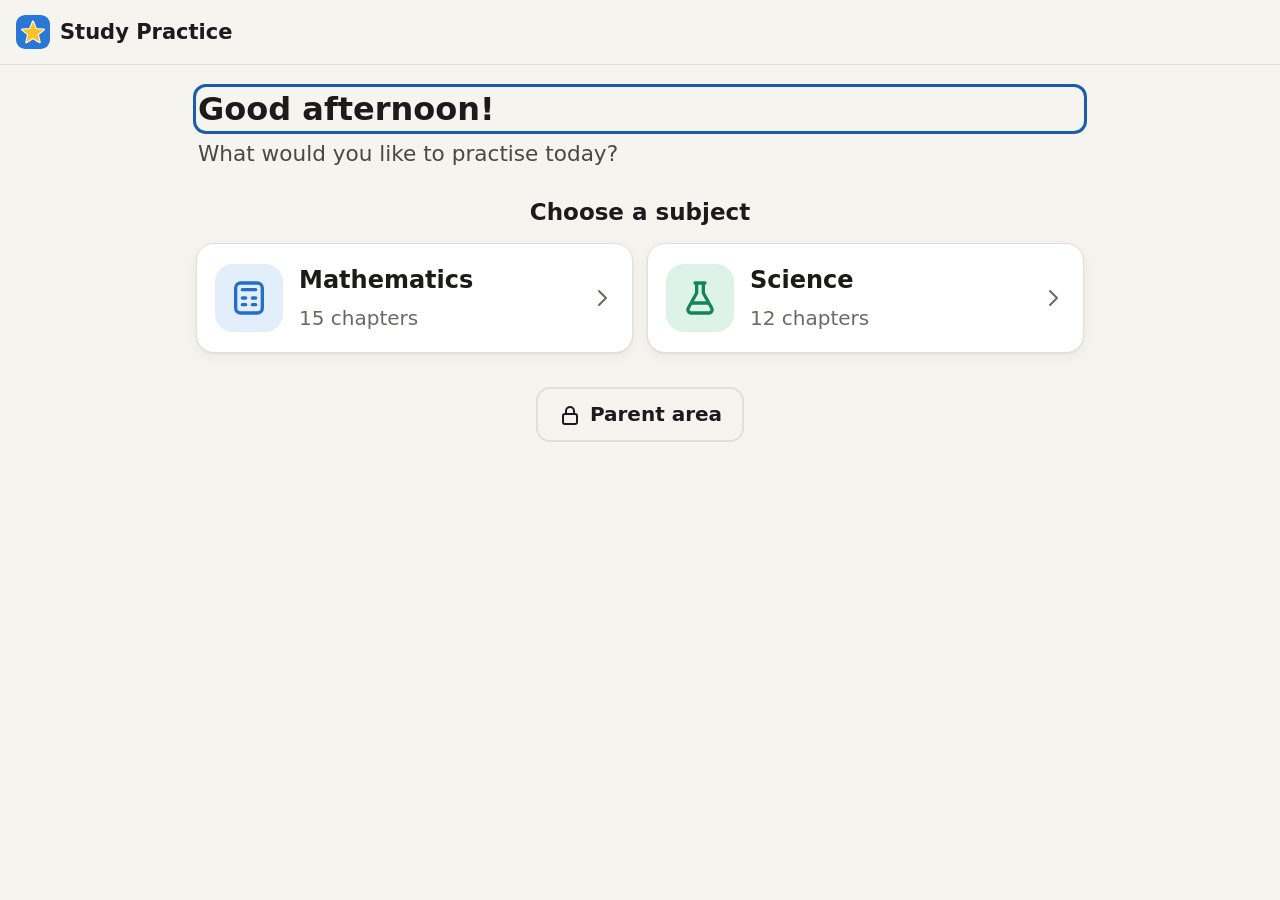
<file: index.html>
<!doctype html>
<html lang="en-GB">
<head>
<meta charset="utf-8">
<meta name="viewport" content="width=device-width, initial-scale=1, viewport-fit=cover">
<title>Study Practice</title>
<meta name="description" content="Practice questions for Cambridge Primary Stage 6 Mathematics and Science.">
<meta name="theme-color" content="#2a78d6">
<meta name="apple-mobile-web-app-capable" content="yes">
<meta name="mobile-web-app-capable" content="yes">
<meta name="apple-mobile-web-app-title" content="Practice">
<meta name="apple-mobile-web-app-status-bar-style" content="default">
<meta name="referrer" content="no-referrer">
<meta http-equiv="Content-Security-Policy" content="default-src 'self'; script-src 'self'; style-src 'self' 'unsafe-inline'; img-src 'self' data: blob:; connect-src 'self' https://*.supabase.co; font-src 'self'; object-src 'none'; base-uri 'self'; form-action 'none'">
<link rel="manifest" href="manifest.webmanifest">
<link rel="icon" href="icons/icon.svg" type="image/svg+xml">
<link rel="apple-touch-icon" href="icons/apple-touch-icon.png">
<link rel="stylesheet" href="css/app.css">
<link rel="stylesheet" href="css/v2.css">
</head>
<body>
<a class="skip" href="#main">Skip to the main content</a>
<header class="topbar">
  <a class="brand" href="#/"><img src="icons/icon.svg" alt="" width="34" height="34"><span>Study Practice</span></a>
</header>
<main id="main" tabindex="-1"><p class="loading">Loading…</p></main>
<div id="sr-live" class="visually-hidden" aria-live="polite" aria-atomic="true"></div>
<noscript><p style="padding:16px">Study Practice needs JavaScript switched on.</p></noscript>
<script type="module" src="js/app.js"></script>
</body>
</html>
</file>
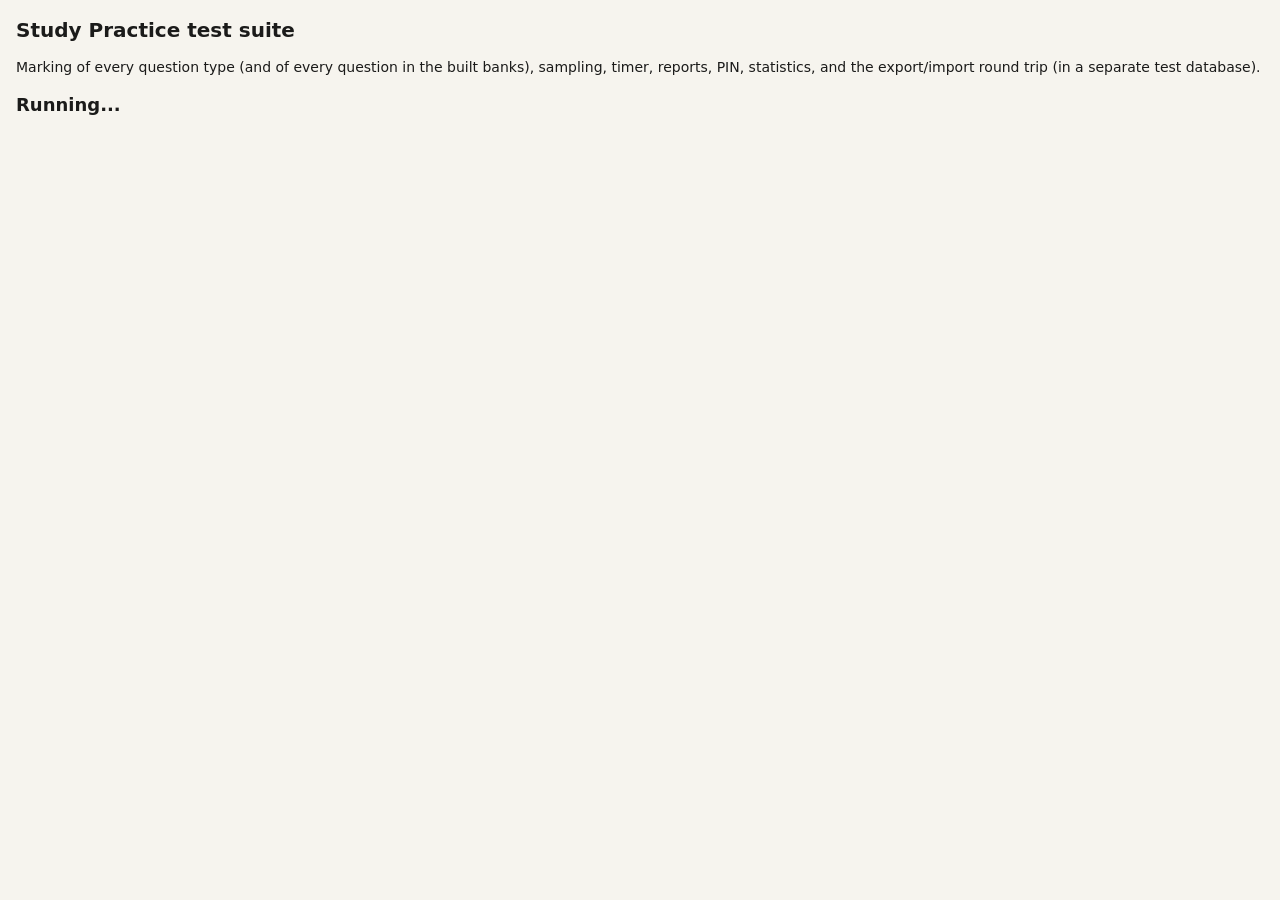
<file: test/index.html>
<!doctype html>
<html lang="en">
<head>
<meta charset="utf-8">
<meta name="viewport" content="width=device-width, initial-scale=1">
<title>Study Practice tests</title>
<link rel="stylesheet" href="../css/v2.css">
<style>
  body { margin: 0; padding: 16px; background: #f6f4ee; color: #1b1b1a; font: 14px/1.4 system-ui, -apple-system, "Segoe UI", sans-serif; }
  h1 { font-size: 20px; margin: 0 0 4px; }
  h2 { font-size: 15px; margin: 18px 0 6px; color: #4a4843; }
  #summary { font-size: 18px; font-weight: 700; margin: 8px 0 12px; }
  #summary.ok { color: #0b7a0b; } #summary.bad { color: #b42318; }
  .row { display: grid; grid-template-columns: 52px 1fr; gap: 2px 10px; padding: 5px 8px; background: #fff; border-radius: 6px; margin: 3px 0; }
  .mark { font-weight: 700; font-size: 12px; }
  .row.ok .mark { color: #0b7a0b; } .row.bad .mark { color: #b42318; } .row.bad { outline: 2px solid #b42318; }
  .detail { grid-column: 2; color: #6b6963; font-size: 12px; }
</style>
</head>
<body>
<h1>Study Practice test suite</h1>
<p>Marking of every question type (and of every question in the built banks), sampling, timer, reports, PIN, statistics, and the export/import round trip (in a separate test database).</p>
<div id="summary">Running...</div>
<div id="out"></div>
<script type="module" src="tests.js"></script>
</body>
</html>
</file>
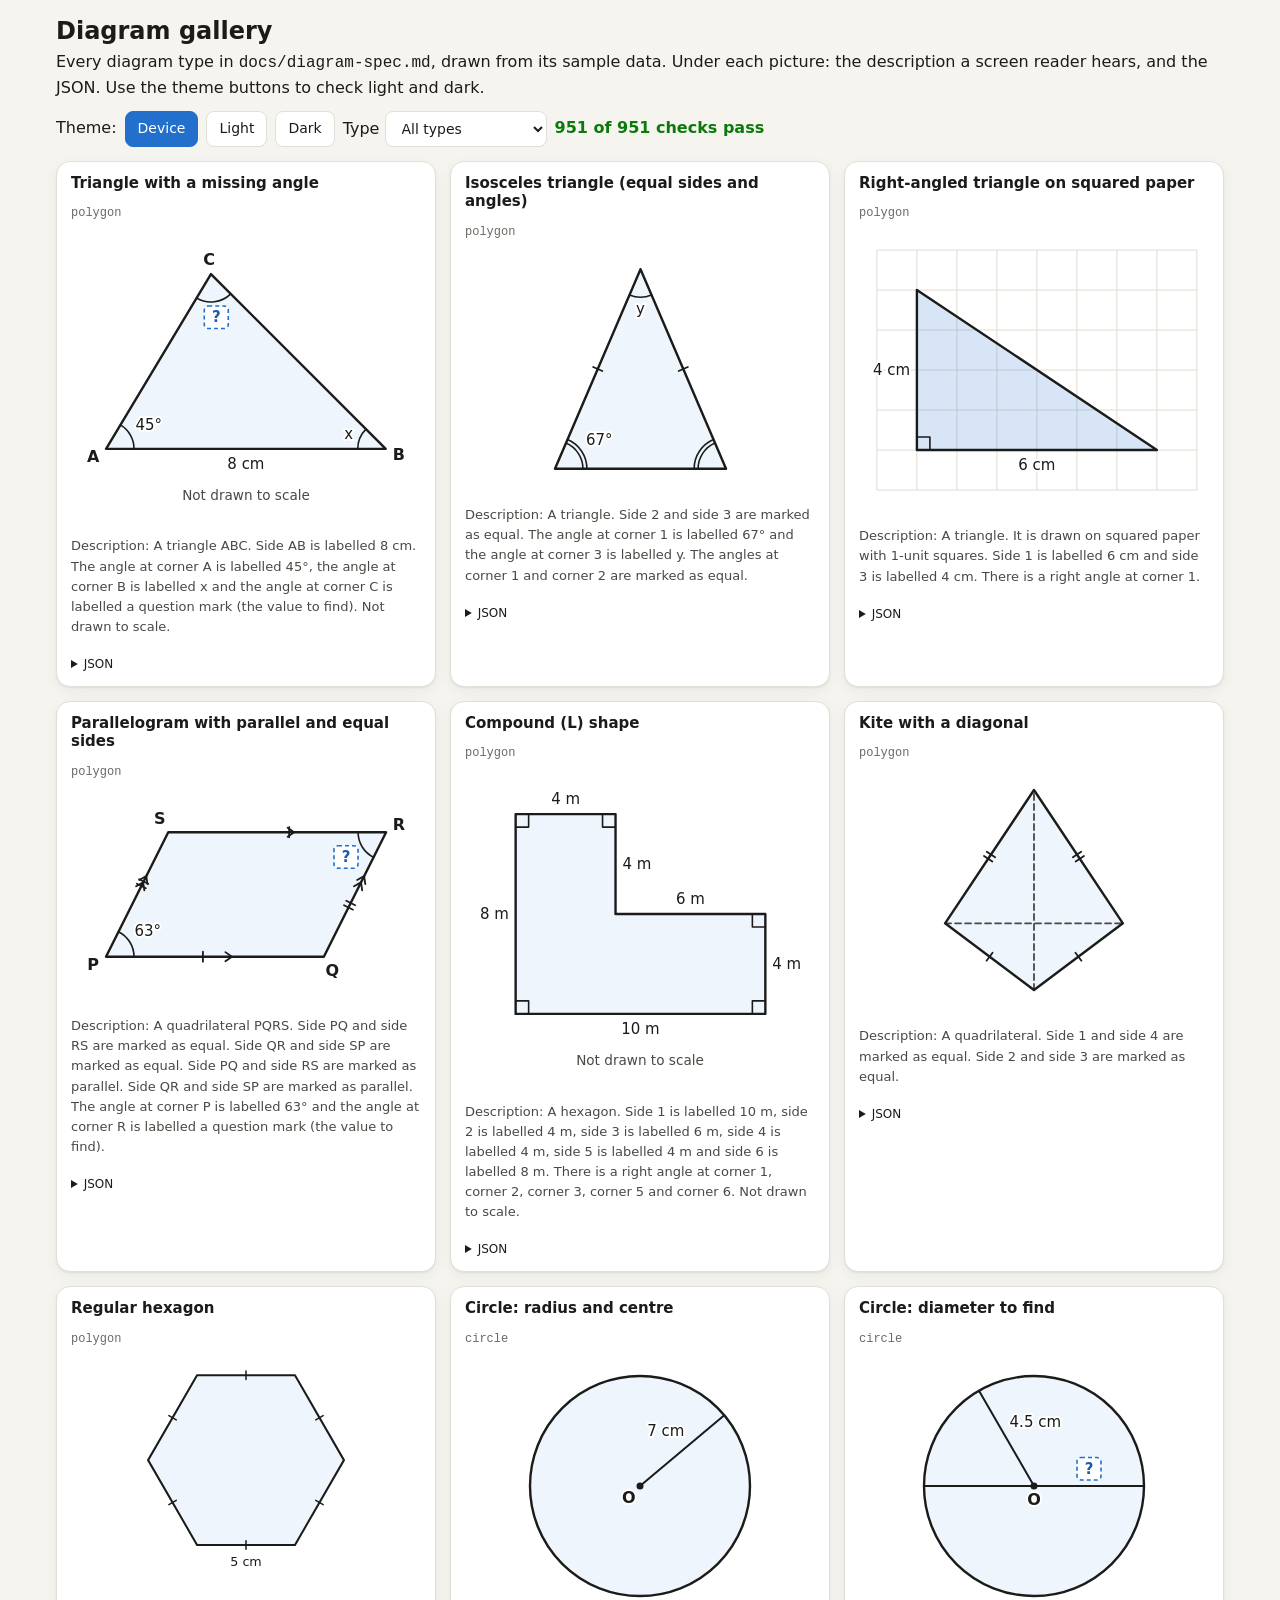
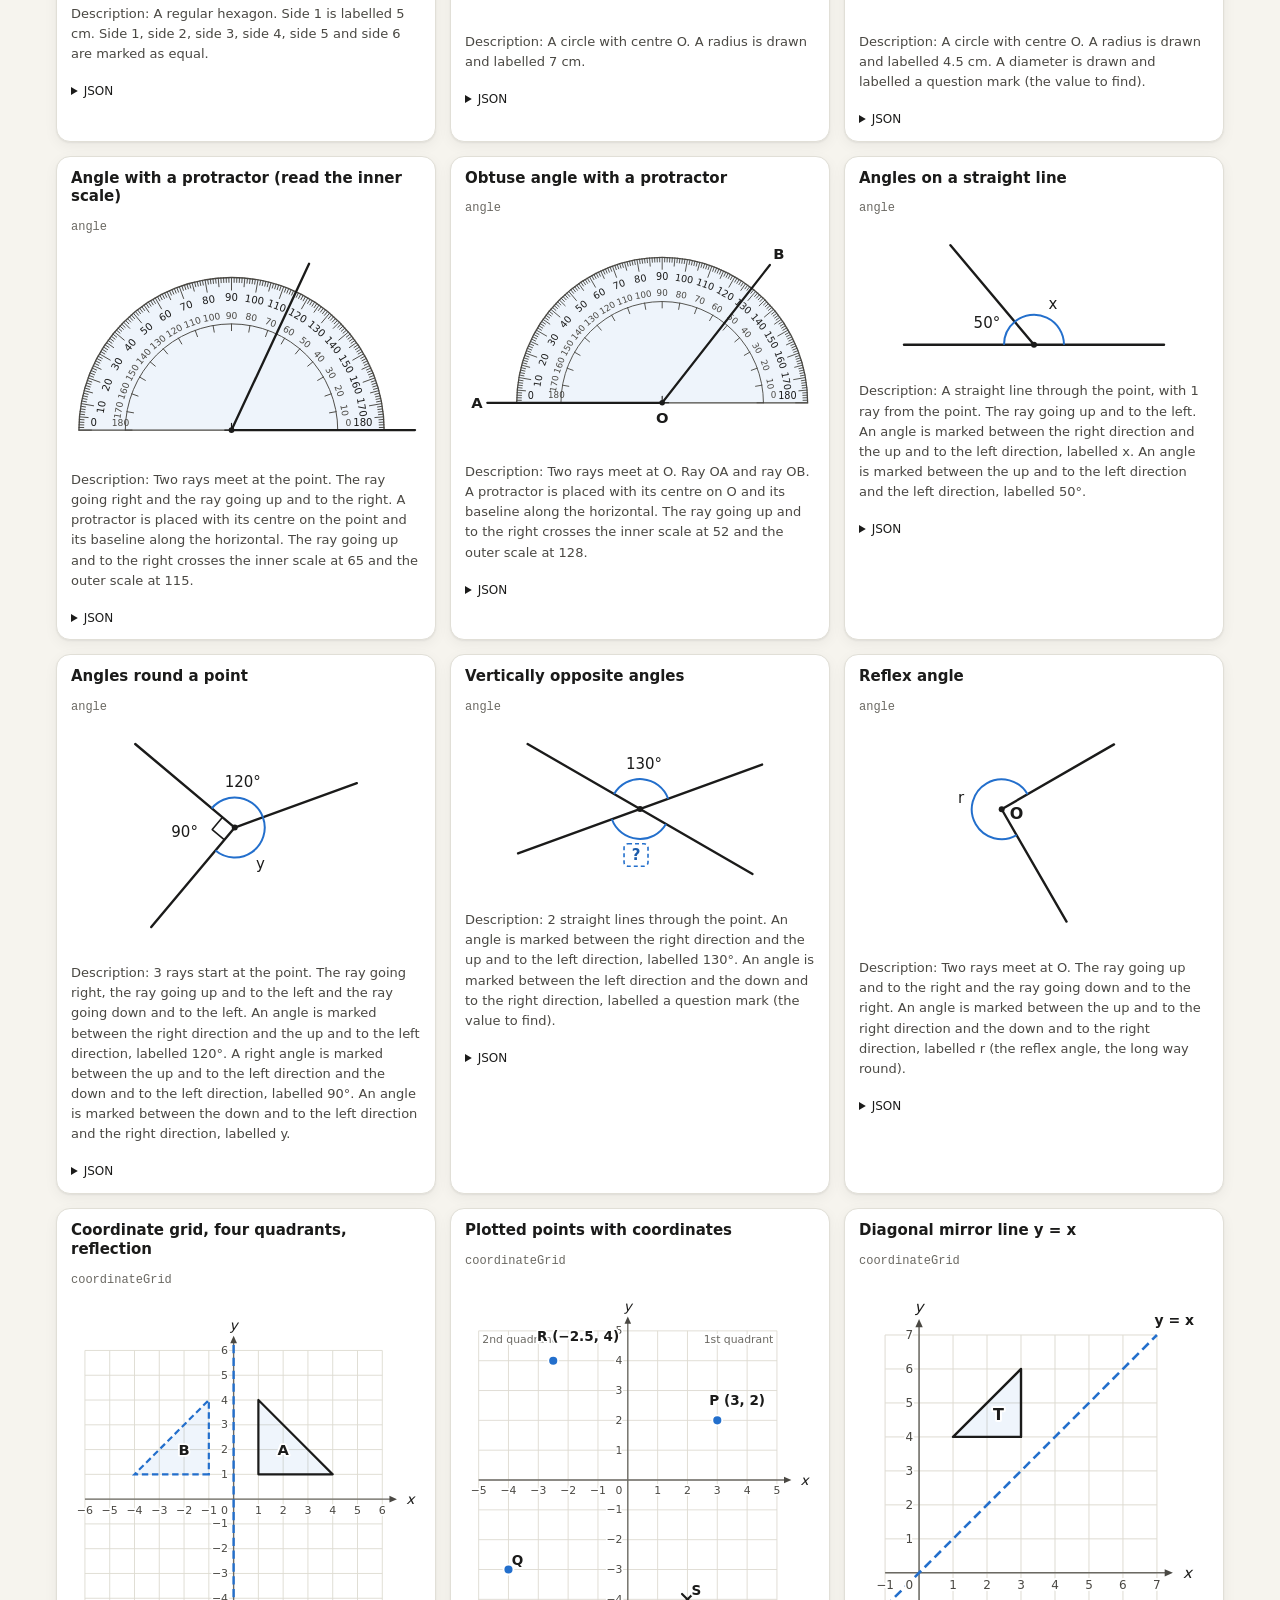
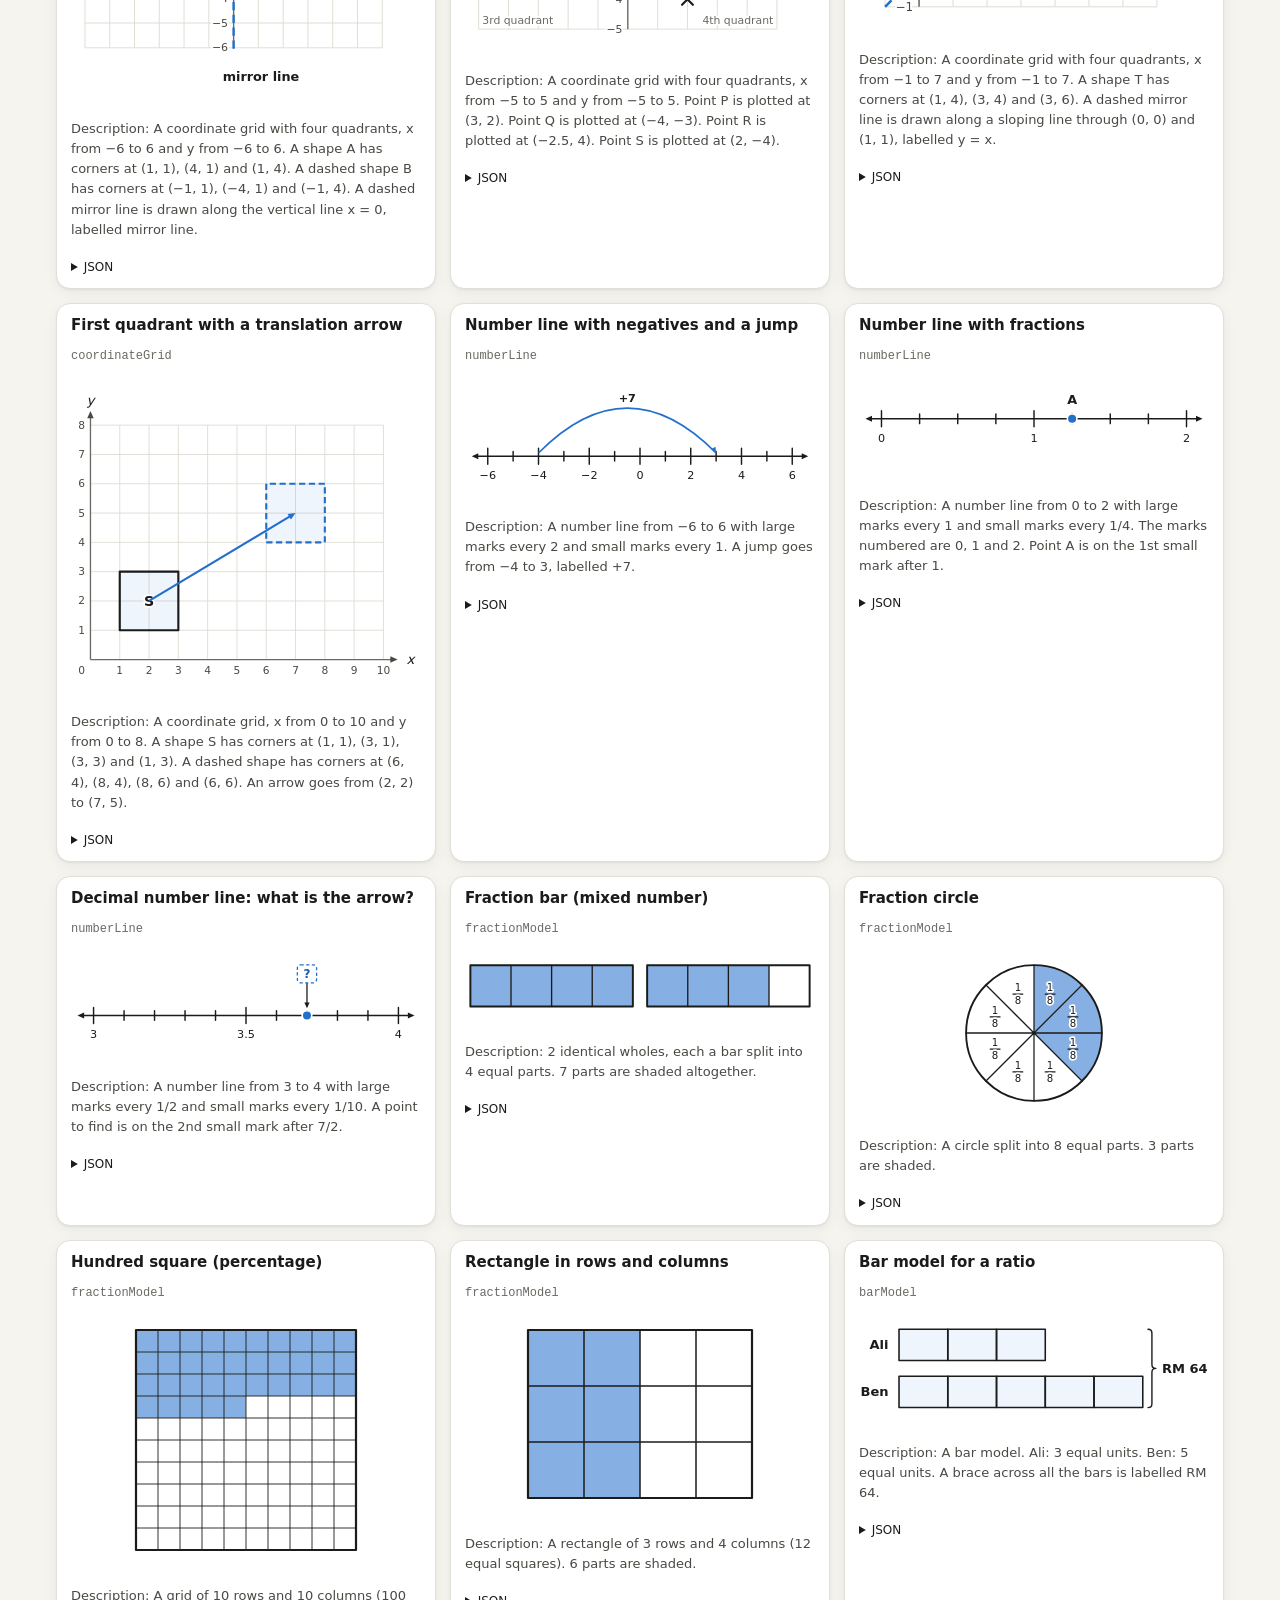
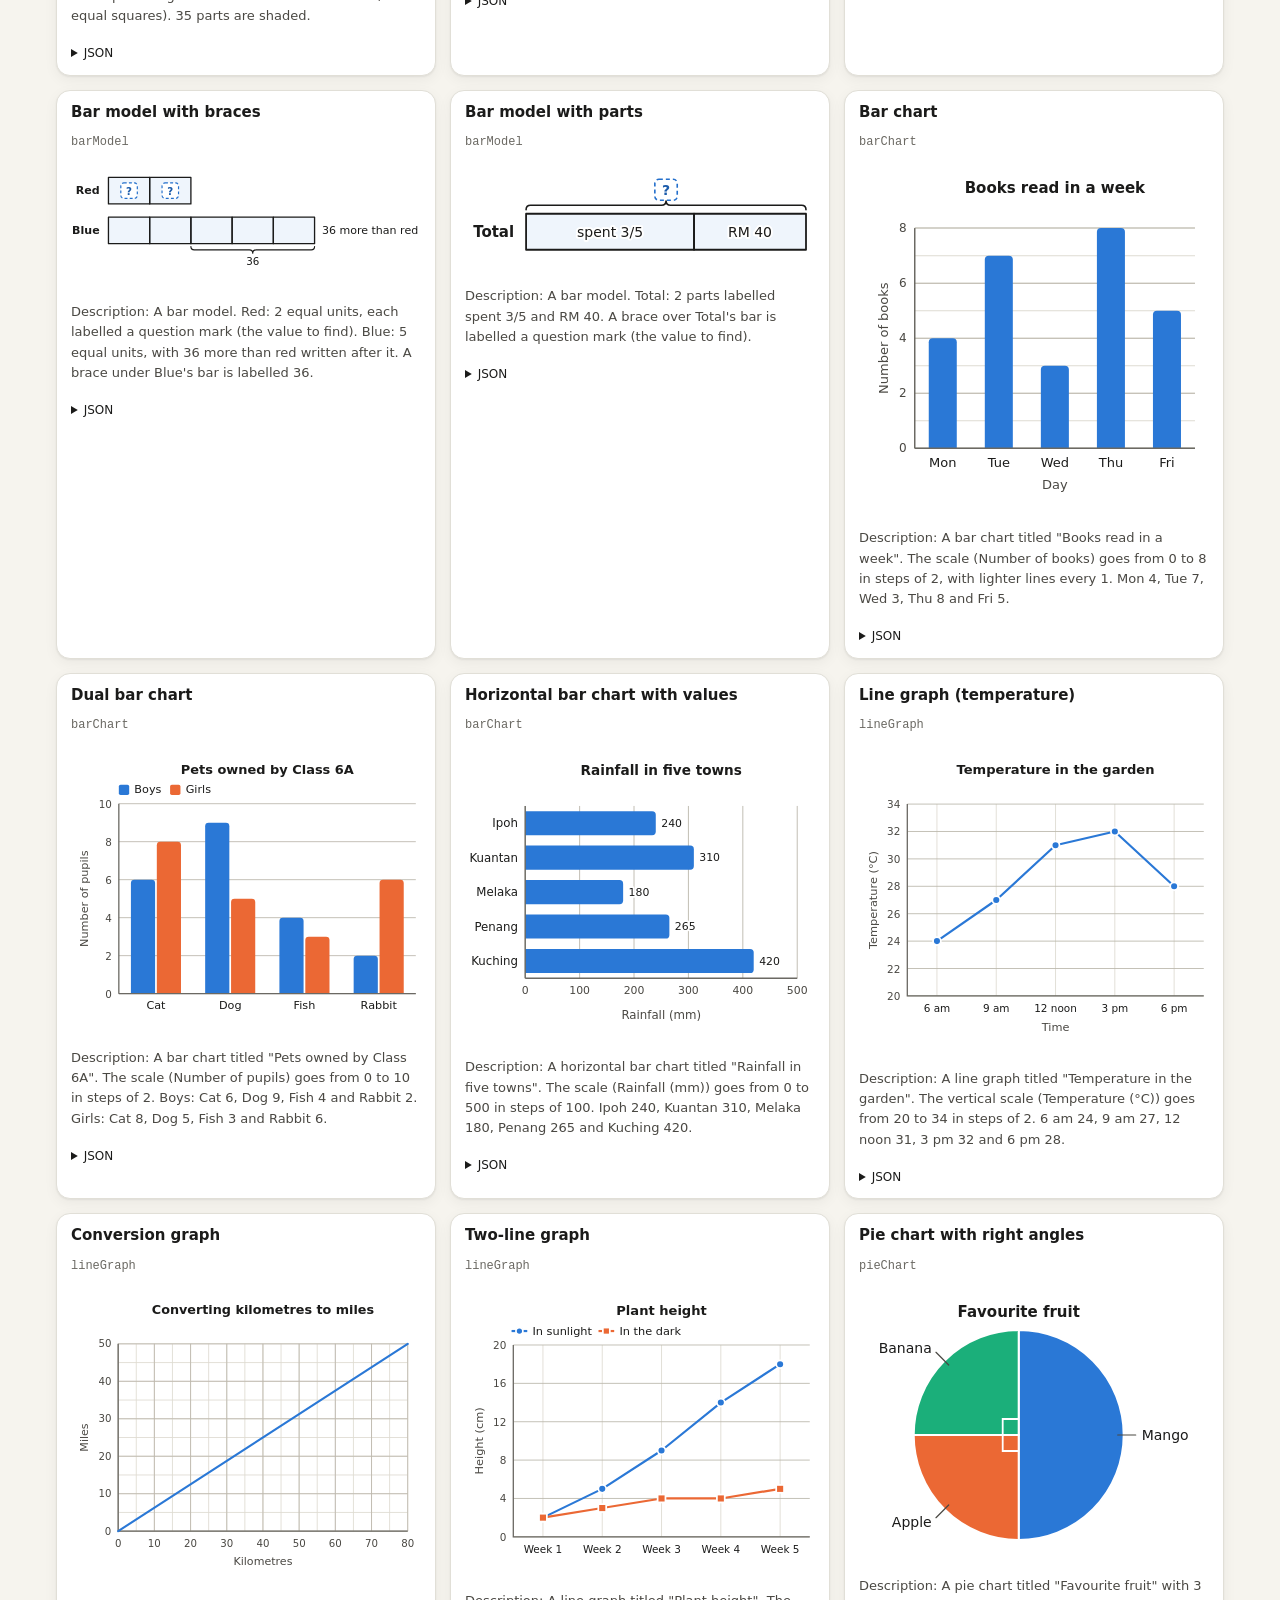
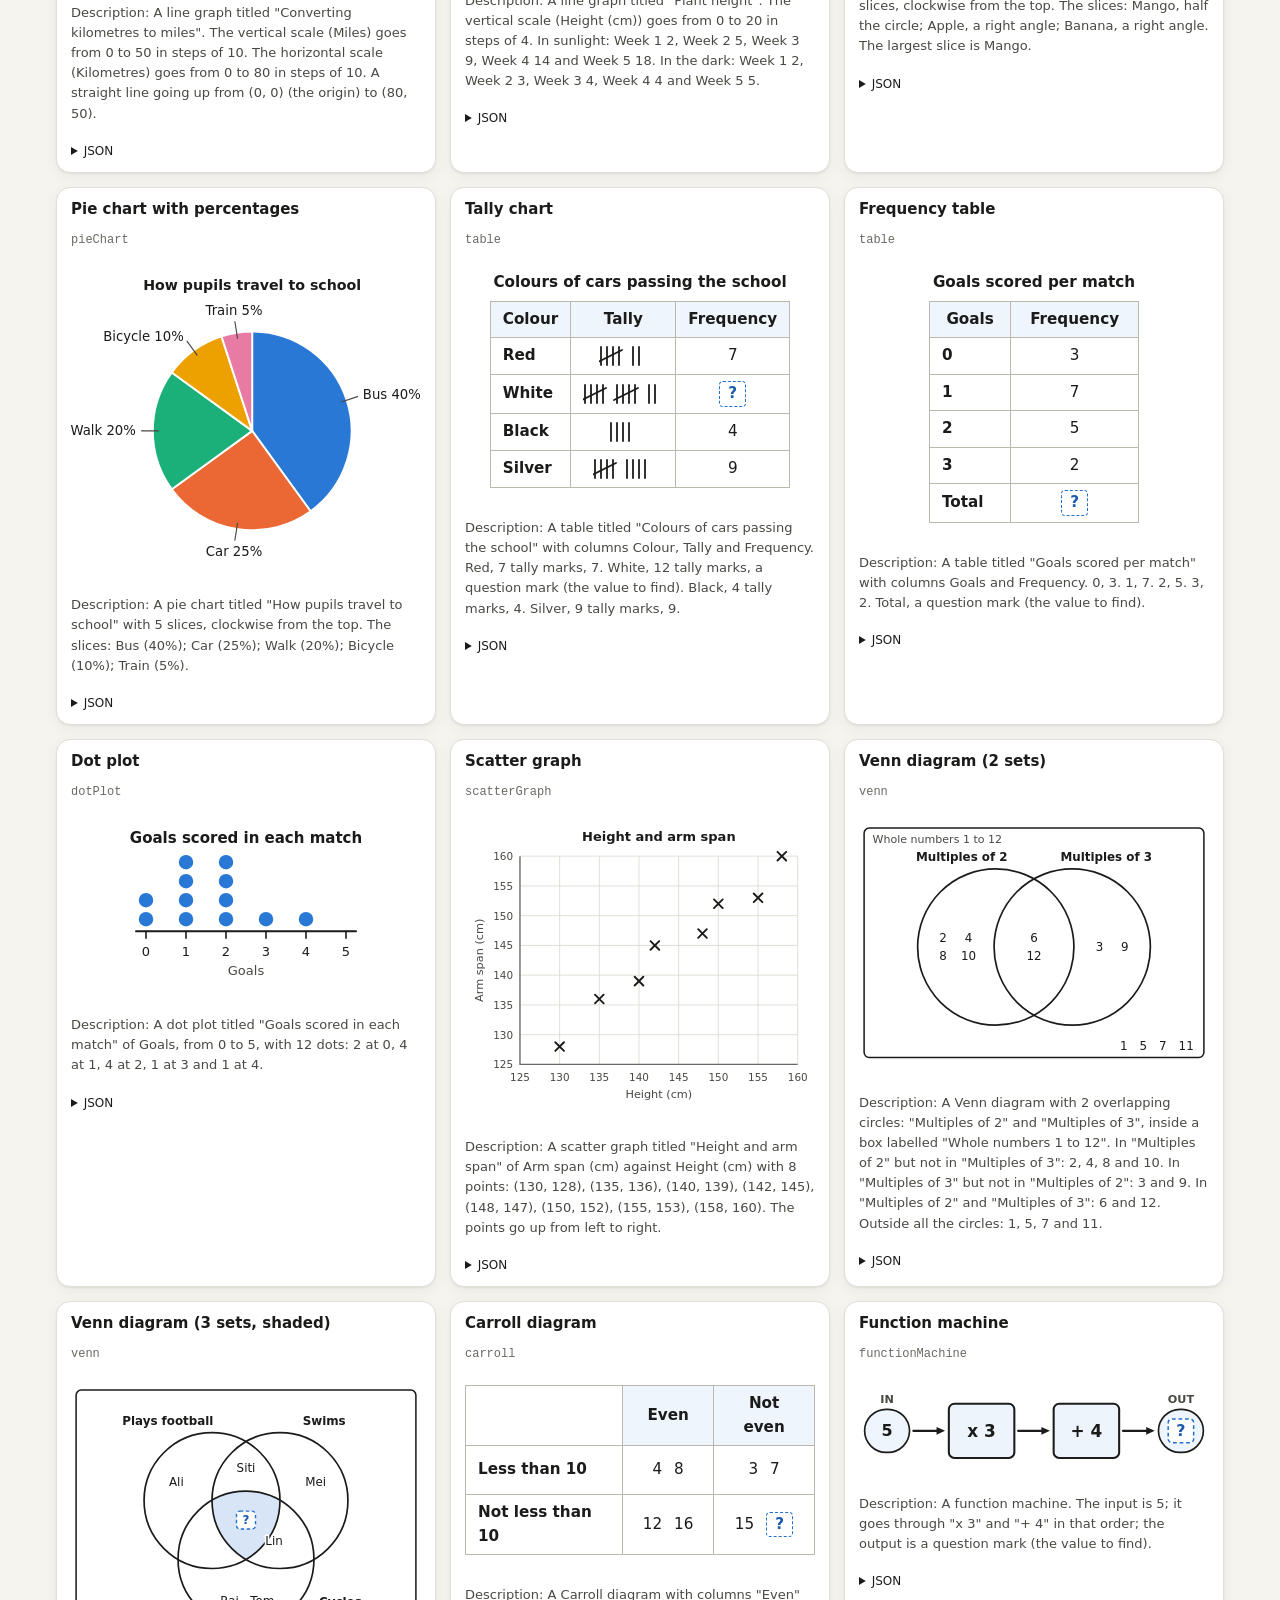
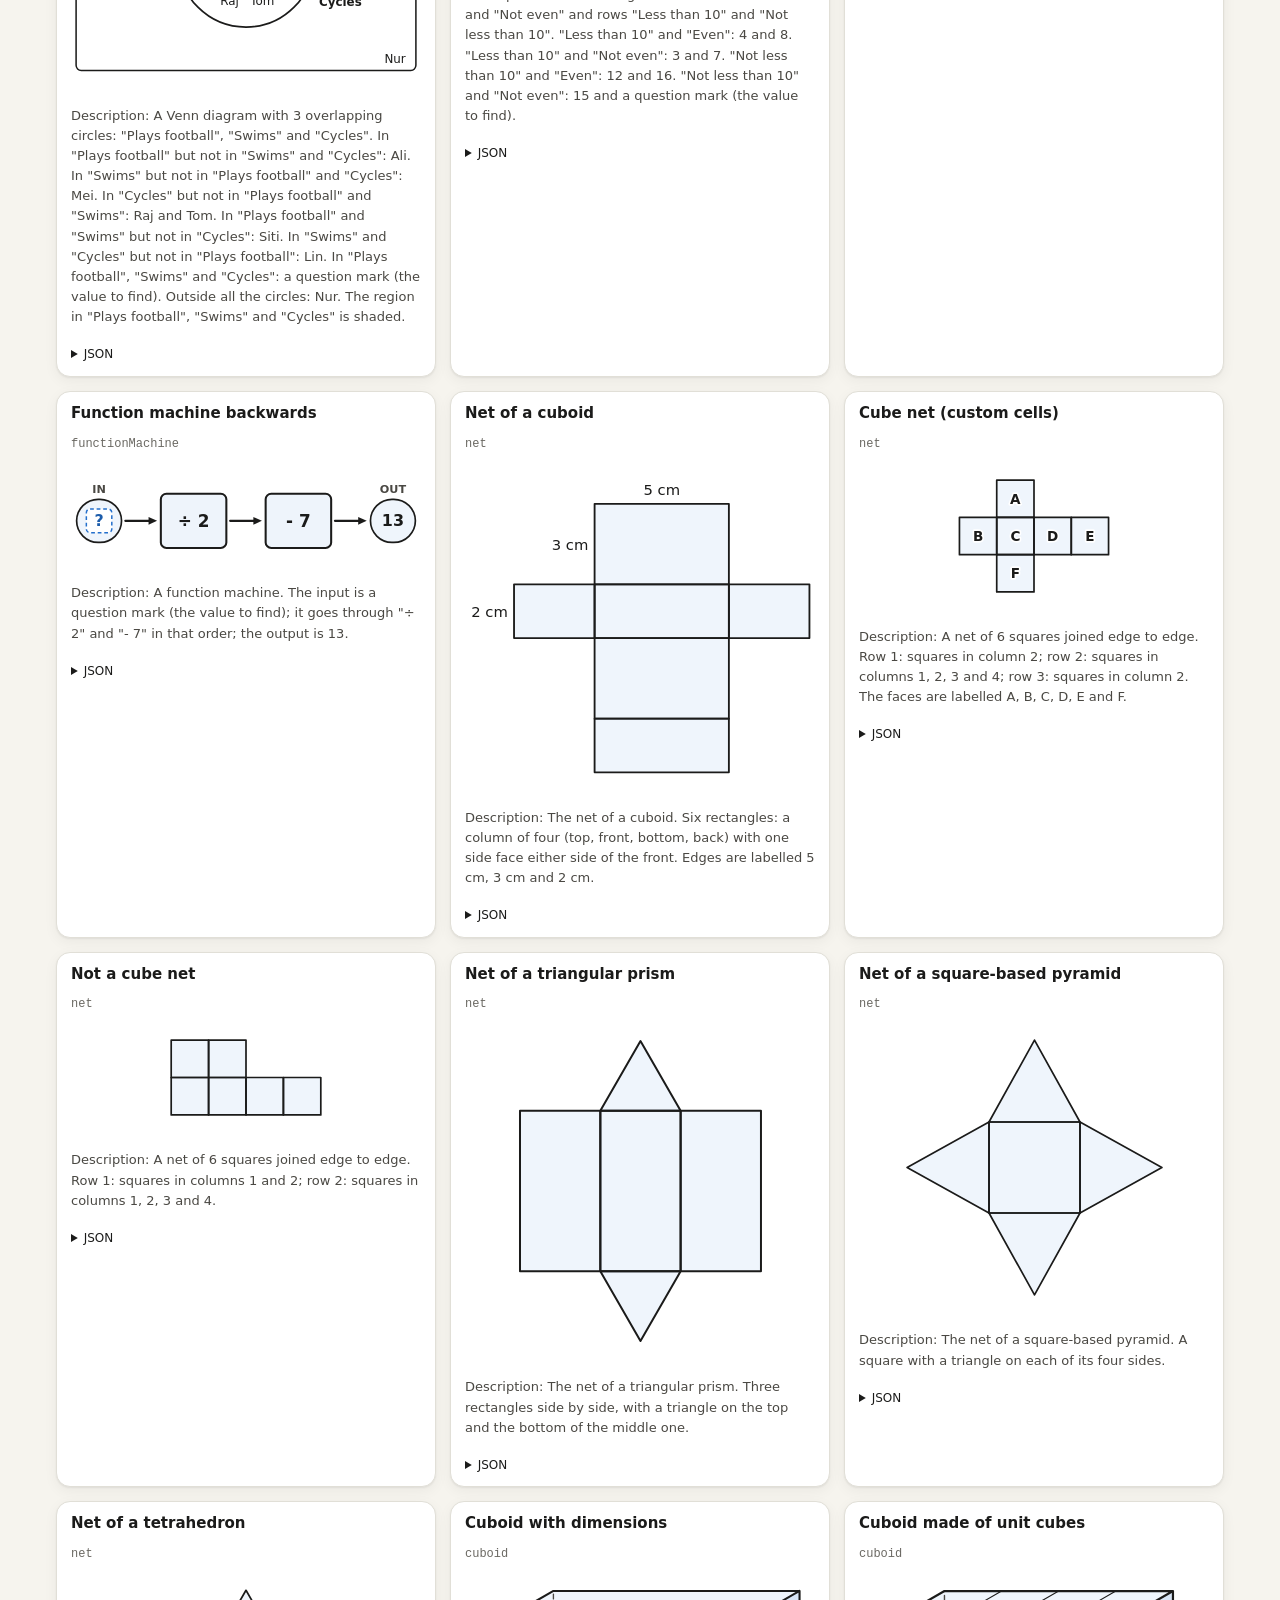
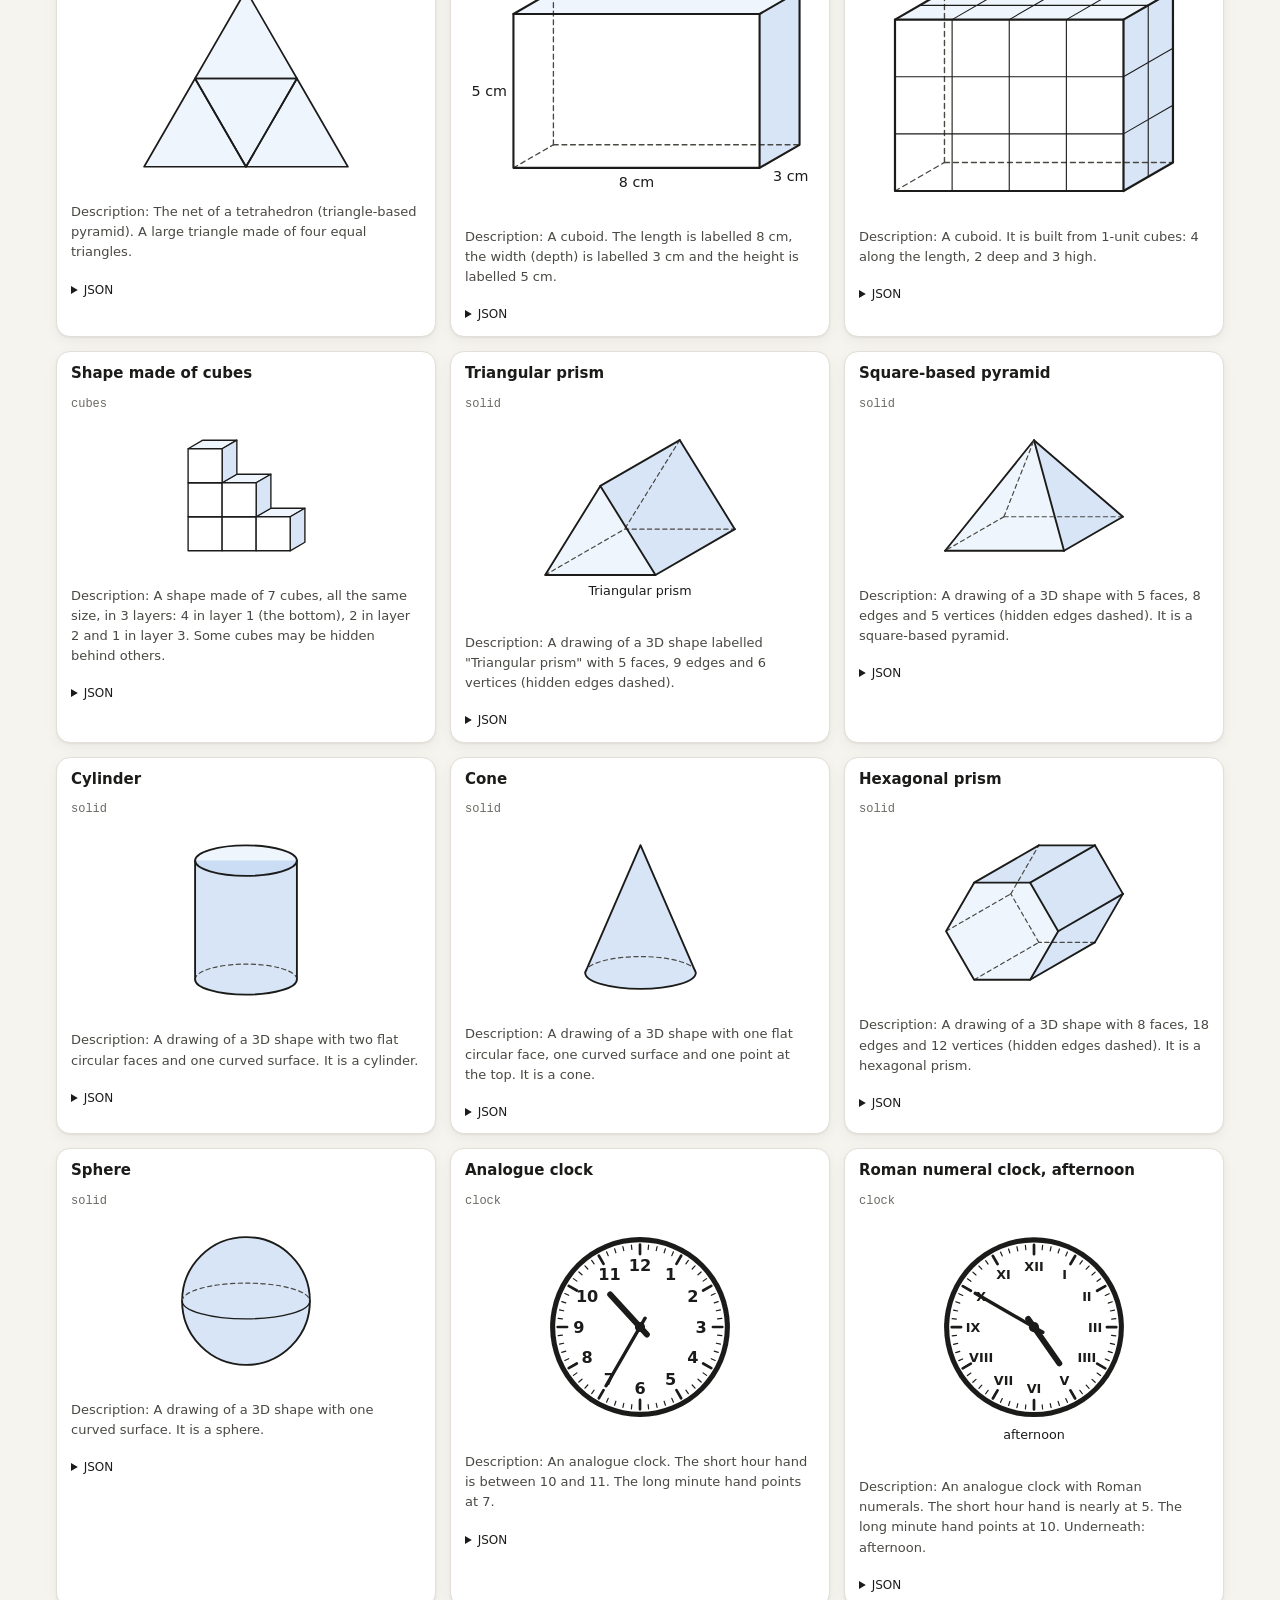
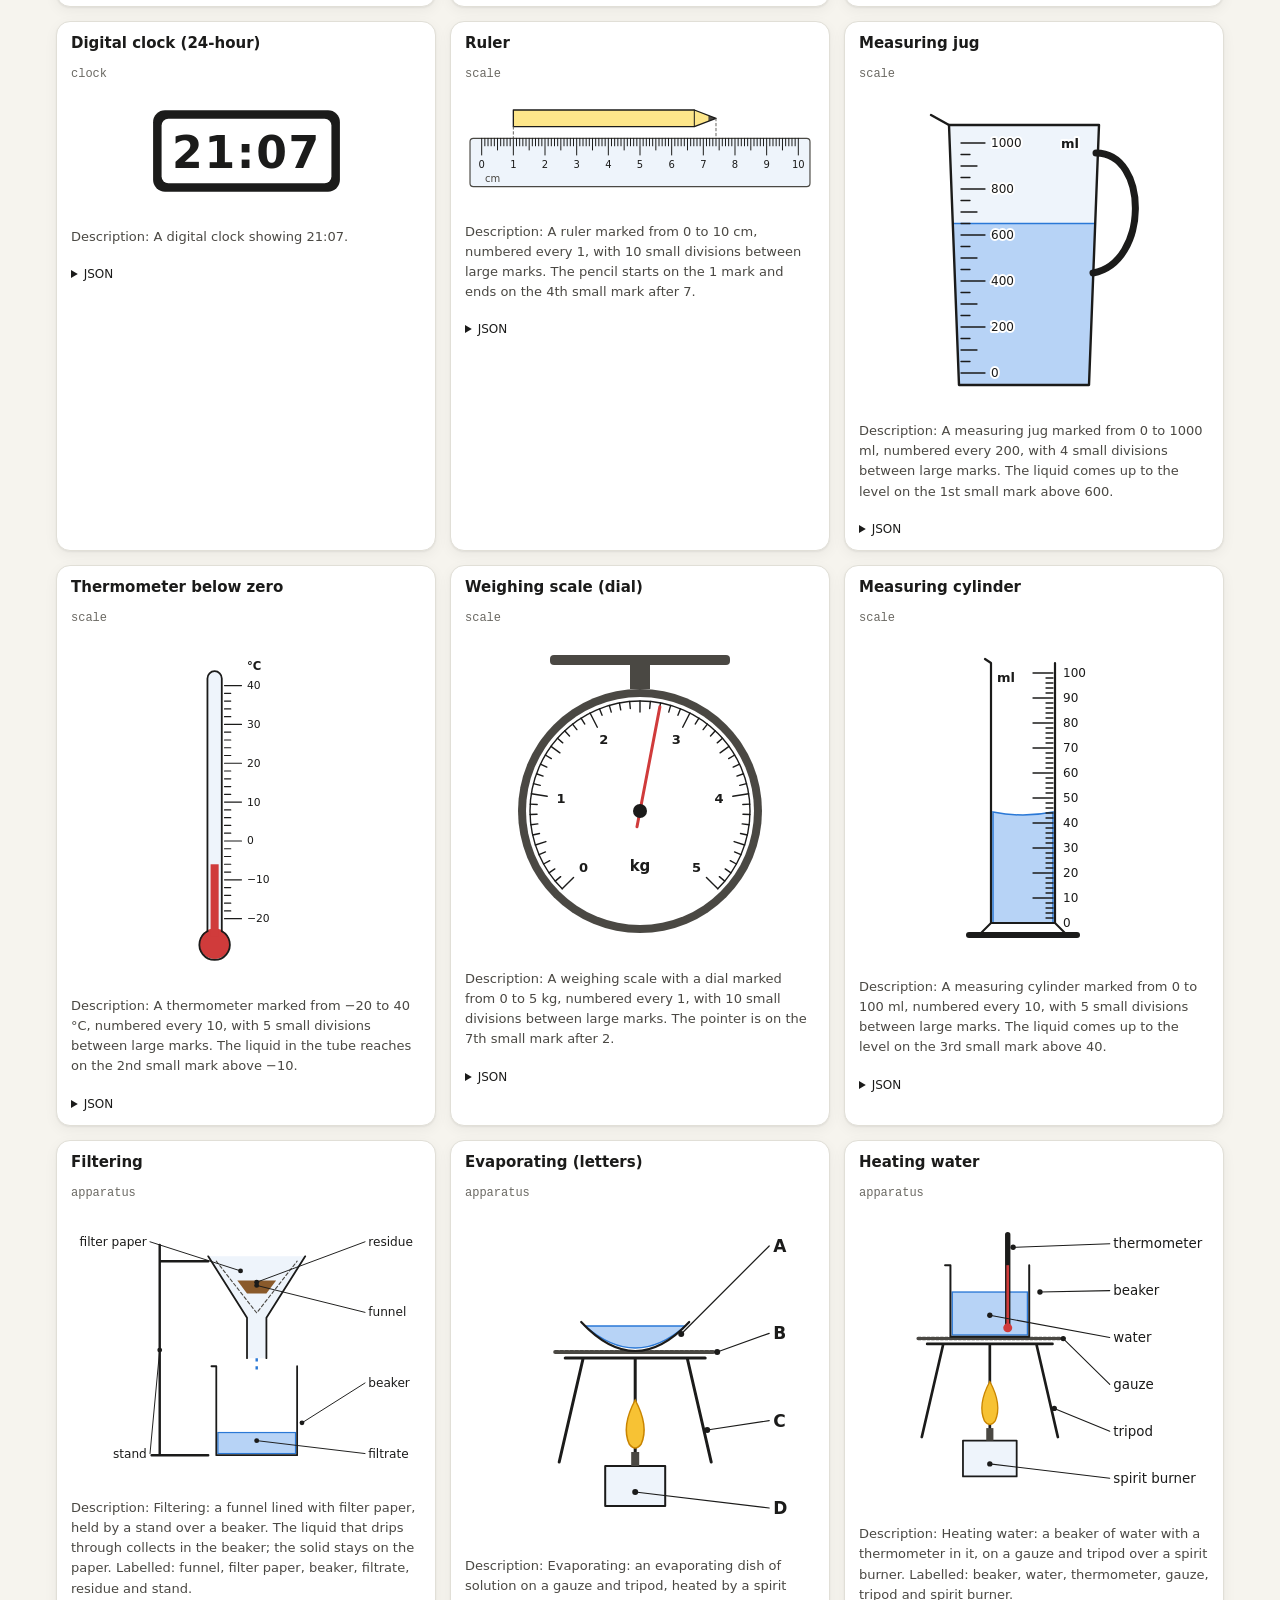
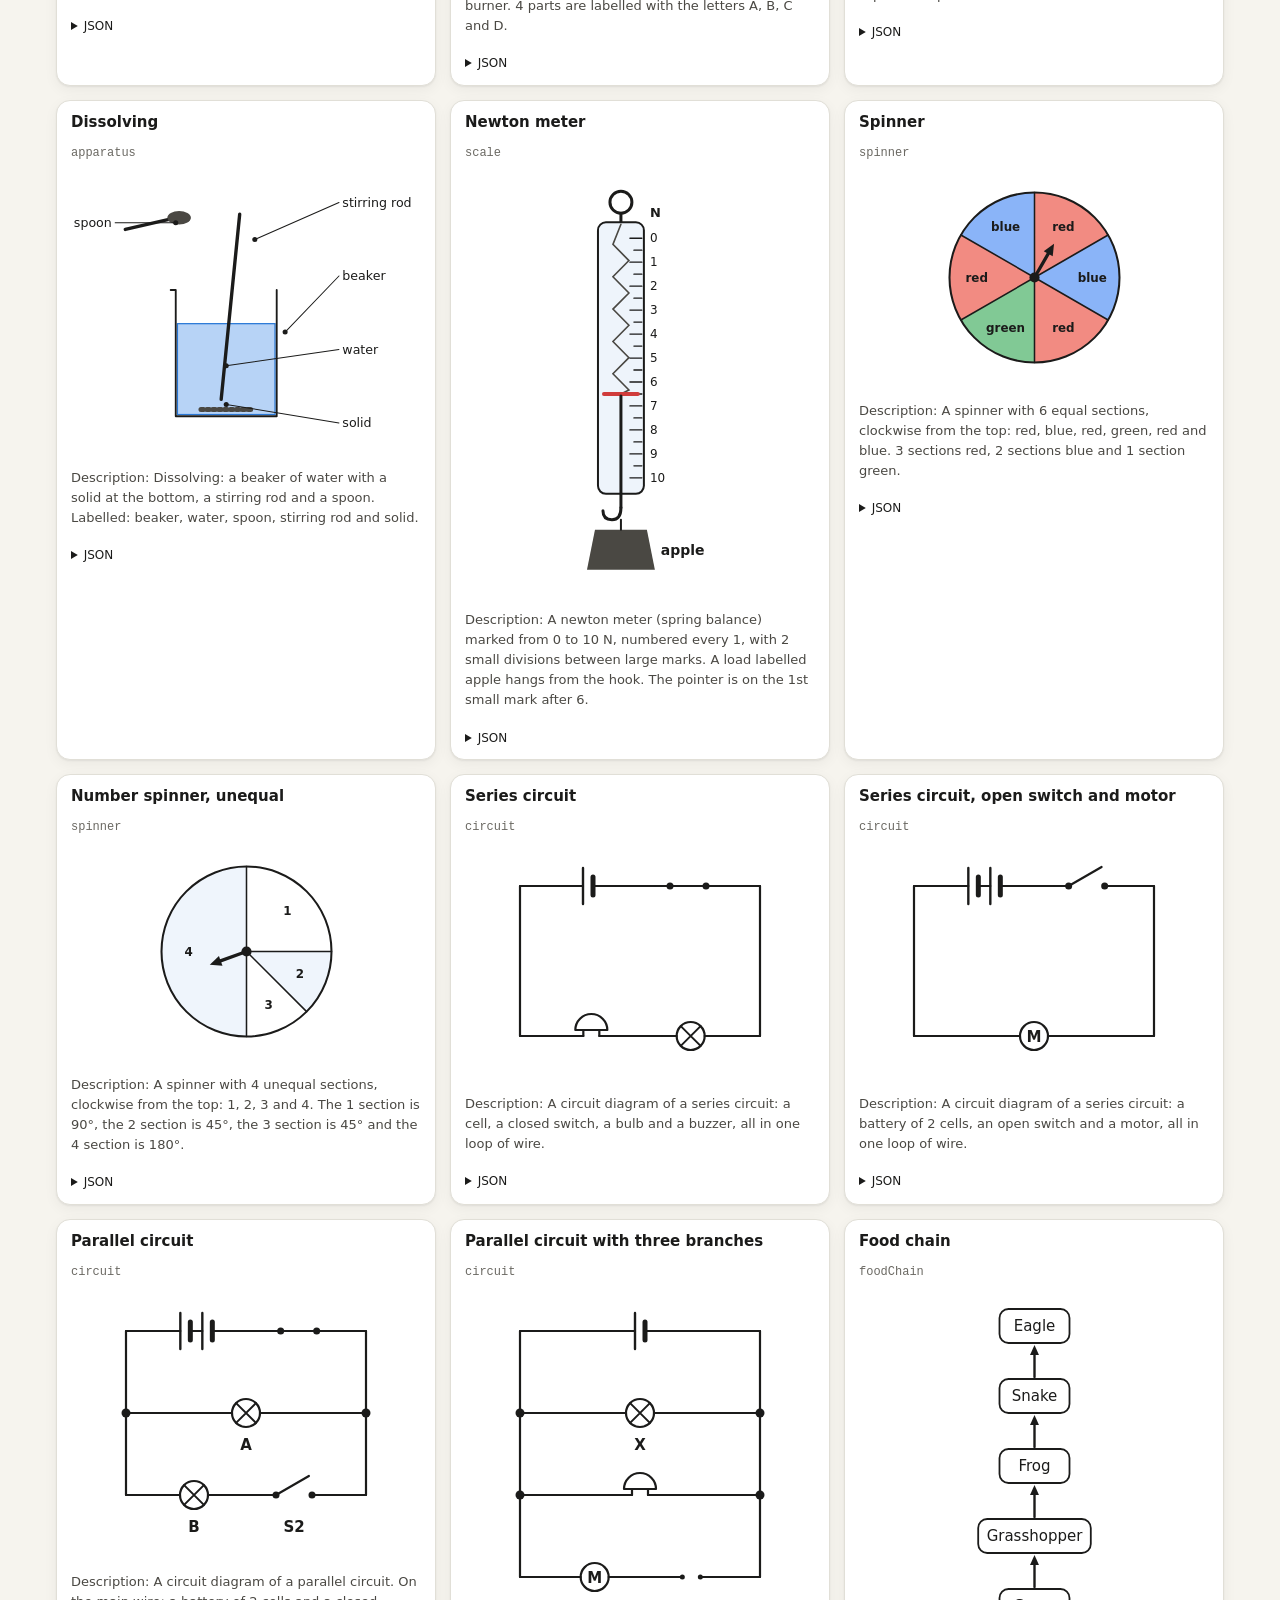
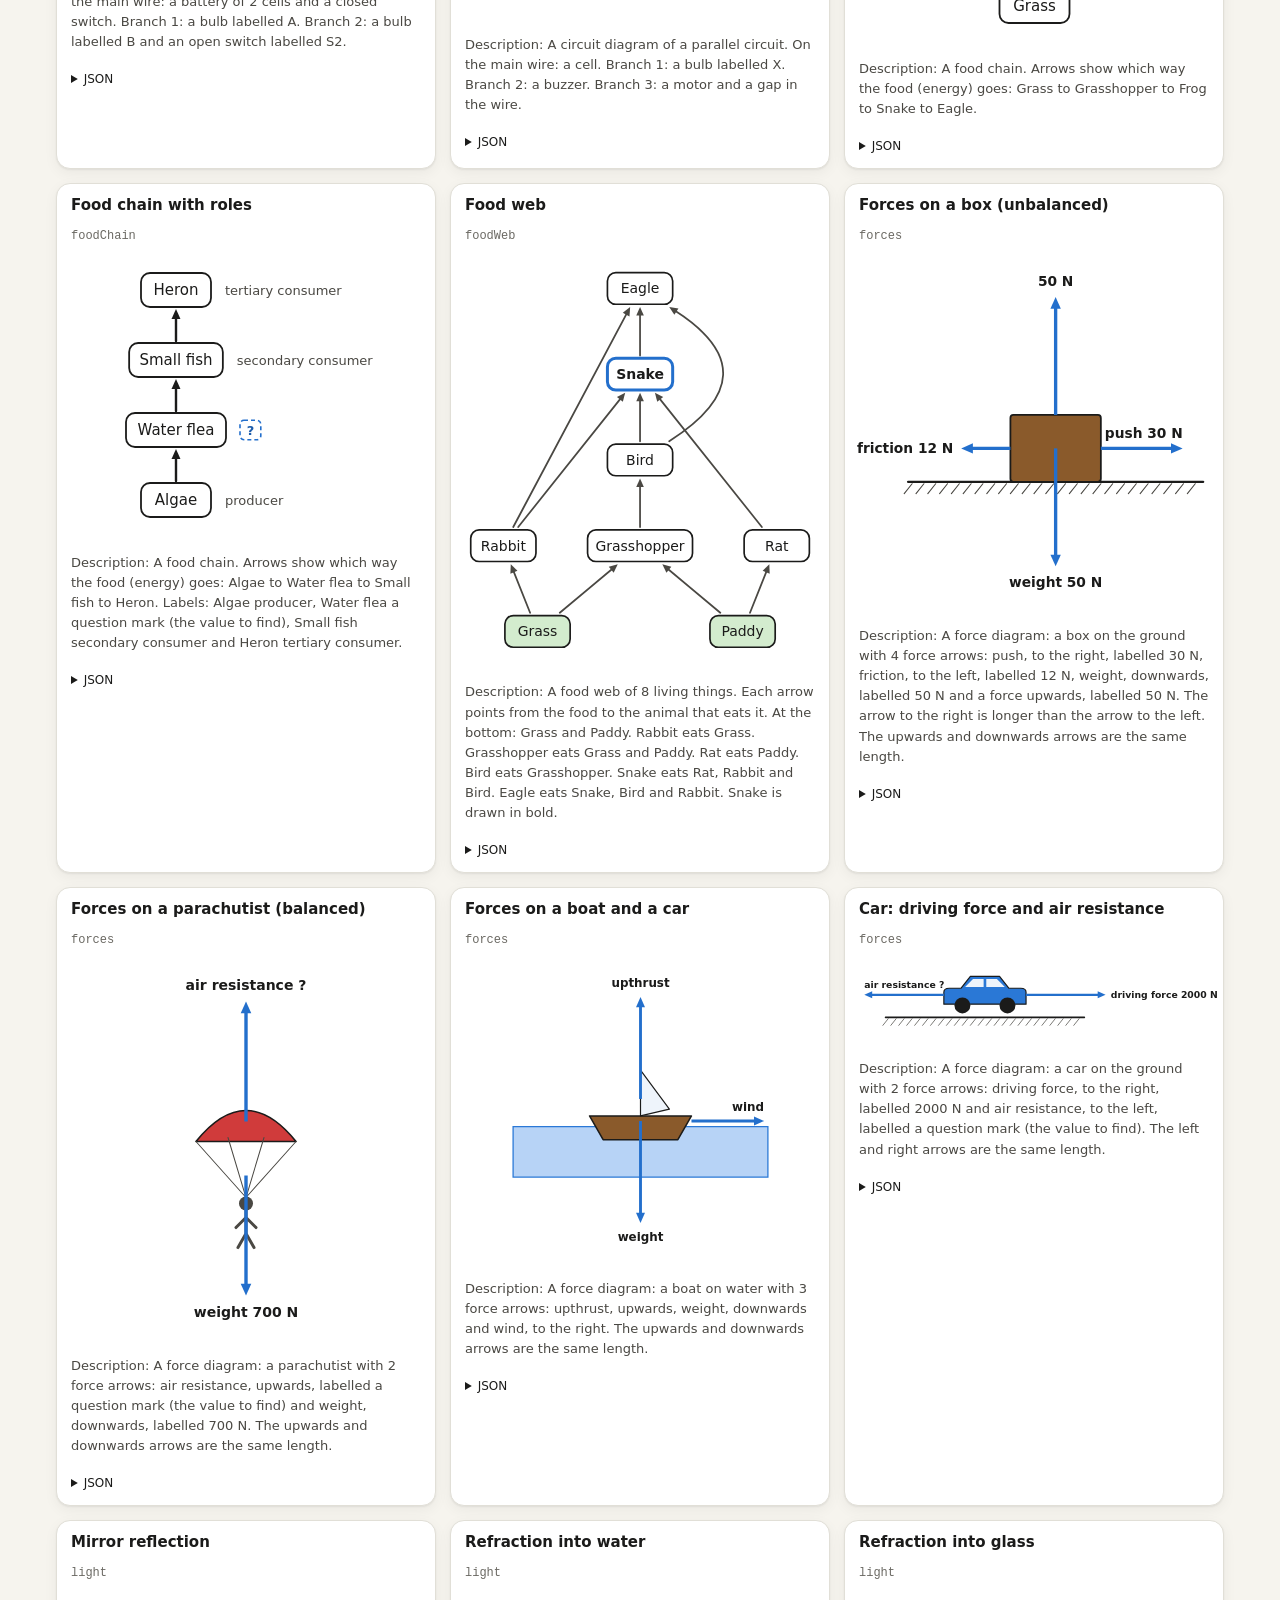
<file: test/diagrams.html>
<!doctype html>
<html lang="en">
<head>
<meta charset="utf-8">
<meta name="viewport" content="width=device-width, initial-scale=1">
<title>Diagram gallery</title>
<link rel="stylesheet" href="../css/app.css">
<style>
  body { padding: 16px; max-width: 1200px; margin: 0 auto; font-size: 16px; }
  h1 { font-size: 24px; margin: 0 0 4px; }
  .bar { display: flex; flex-wrap: wrap; gap: 8px; align-items: center; margin: 10px 0 14px; }
  .bar button, .bar select { font: inherit; font-size: 14px; padding: 6px 12px; border-radius: 8px; border: 1px solid var(--line); background: var(--surface); color: var(--ink); cursor: pointer; min-height: 36px; }
  .bar button[aria-pressed="true"] { background: var(--accent); color: var(--accent-ink); border-color: var(--accent); }
  #summary { font-weight: 700; }
  #summary.ok { color: var(--good); } #summary.bad { color: #b42318; }
  .grid { display: grid; grid-template-columns: repeat(auto-fill, minmax(320px, 1fr)); gap: 14px; }
  .card { background: var(--surface); border: 1px solid var(--line); border-radius: 14px; padding: 12px 14px; display: flex; flex-direction: column; min-width: 0; }
  .card h3 { font-size: 15px; margin: 0 0 2px; }
  .card .type { font: 12px ui-monospace, Consolas, monospace; color: var(--muted); }
  .card .desc { font-size: 13px; color: var(--ink-2); margin: 6px 0 0; }
  .card details { font-size: 12px; margin-top: 6px; }
  .card pre { white-space: pre-wrap; word-break: break-word; font-size: 11.5px; background: var(--surface-2); padding: 8px; border-radius: 8px; margin: 6px 0 0; }
  .card.fail { outline: 2px solid #b42318; }
  .errs { color: #b42318; font-size: 12px; }
  h2 { font-size: 18px; margin: 26px 0 10px; }
  textarea { width: 100%; min-height: 160px; font: 12.5px ui-monospace, Consolas, monospace; border-radius: 10px; border: 1px solid var(--line); background: var(--surface); color: var(--ink); padding: 10px; }
  .opts { display: grid; grid-template-columns: repeat(auto-fit, minmax(150px, 1fr)); gap: 10px; }
  .opt { border: 1px solid var(--line); border-radius: 12px; padding: 8px; background: var(--surface); }
  .opt b { display: block; font-size: 14px; }
  .checks { font-size: 13px; }
  .checks li.bad { color: #b42318; }
  .compact .card .desc, .compact .card details, .compact .card .type { display: none; }
  .compact .grid { grid-template-columns: repeat(auto-fill, minmax(240px, 1fr)); gap: 8px; }
  .compact .card { padding: 6px 8px; }
  .fixed-cols .grid { grid-template-columns: repeat(var(--cols), 1fr); }
  .only h2, .only #picture, .only #checks, .only #paste, .only #draw, .only #pasteOut, .only h1 + p { display: none; }
</style>
</head>
<body>
<h1>Diagram gallery</h1>
<p>Every diagram type in <code>docs/diagram-spec.md</code>, drawn from its sample data. Under each picture: the description a screen reader hears, and the JSON. Use the theme buttons to check light and dark.</p>
<div class="bar">
  <span>Theme:</span>
  <button type="button" data-theme-btn="auto" aria-pressed="true">Device</button>
  <button type="button" data-theme-btn="light" aria-pressed="false">Light</button>
  <button type="button" data-theme-btn="dark" aria-pressed="false">Dark</button>
  <label>Type <select id="filter"><option value="">All types</option></select></label>
  <span id="summary">Running...</span>
</div>

<div id="gallery" class="grid"></div>

<h2>Picture-choice question (optionDiagrams)</h2>
<div id="picture"></div>

<h2>Checks</h2>
<ul id="checks" class="checks"></ul>

<h2>Try your own</h2>
<p>Paste a diagram, a question with a <code>diagram</code> or <code>optionDiagrams</code>, a list of them, or a whole topic file. Each diagram is drawn and checked.</p>
<textarea id="paste" spellcheck="false" aria-label="Diagram JSON">{"type": "clock", "time": "7:20"}</textarea>
<div class="bar"><button type="button" id="draw">Draw</button></div>
<div id="pasteOut" class="grid"></div>

<script type="module" src="diagrams.js"></script>
</body>
</html>
</file>
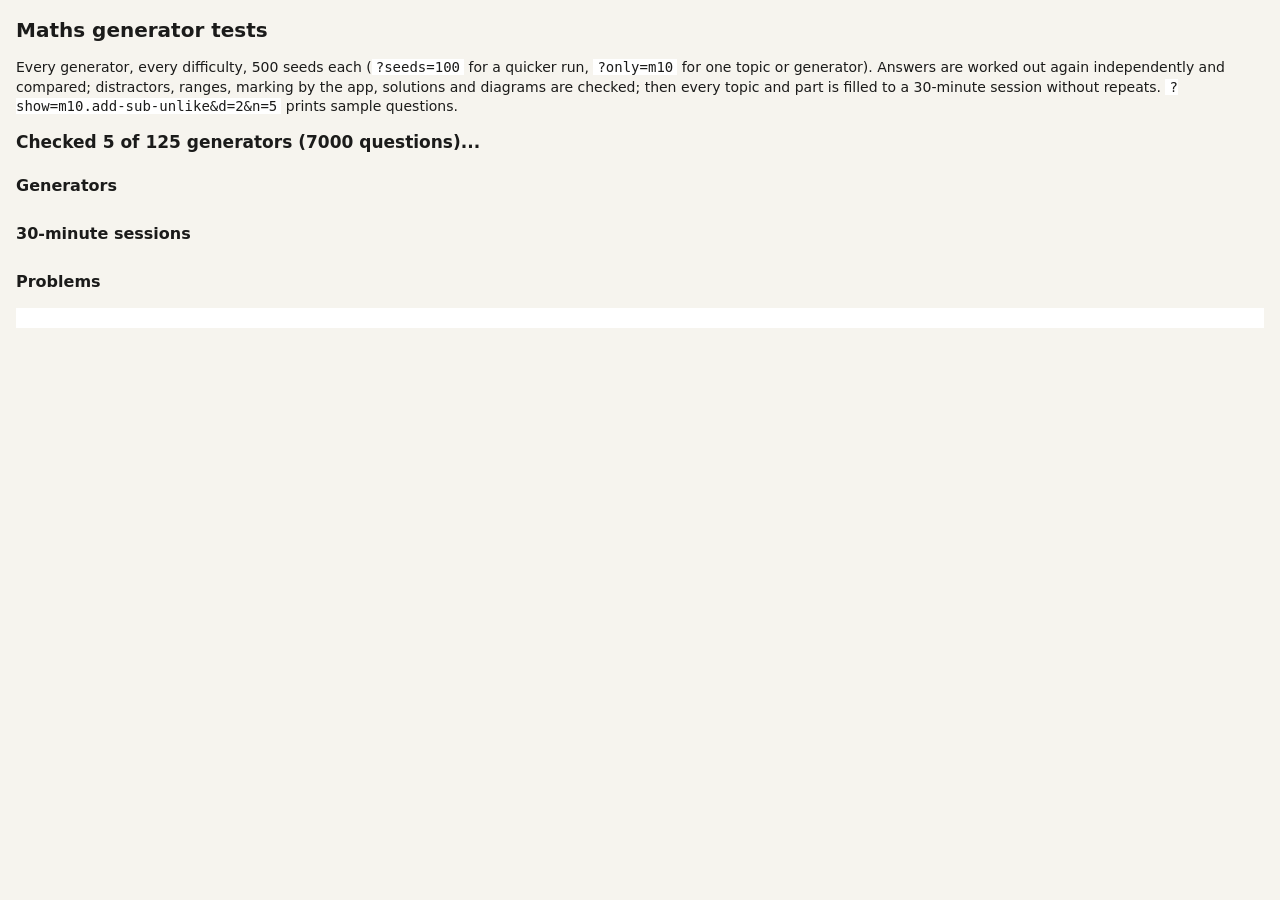
<file: test/generators.html>
<!doctype html>
<html lang="en">
<head>
<meta charset="utf-8">
<meta name="viewport" content="width=device-width, initial-scale=1">
<title>Generator tests</title>
<style>
  body { margin: 0; padding: 16px; background: #f6f4ee; color: #1b1b1a; font: 14px/1.4 system-ui, -apple-system, "Segoe UI", sans-serif; }
  h1 { font-size: 20px; margin: 0 0 4px; }
  h2 { font-size: 16px; margin: 20px 0 6px; }
  #summary { font-size: 17px; font-weight: 700; margin: 8px 0 12px; }
  #summary.ok { color: #0b7a0b; } #summary.bad { color: #b42318; }
  table { border-collapse: collapse; background: #fff; font-size: 12.5px; }
  th, td { border: 1px solid #e1dfd7; padding: 3px 8px; text-align: left; vertical-align: top; }
  tr.bad td { background: #fdecea; }
  li { font-size: 12px; margin: 2px 0; }
  pre { white-space: pre-wrap; font-size: 12px; background: #fff; padding: 10px; }
  code { background: #fff; padding: 0 4px; }
</style>
</head>
<body>
<h1>Maths generator tests</h1>
<p>Every generator, every difficulty, 500 seeds each (<code>?seeds=100</code> for a quicker run, <code>?only=m10</code> for one topic or generator). Answers are worked out again independently and compared; distractors, ranges, marking by the app, solutions and diagrams are checked; then every topic and part is filled to a 30-minute session without repeats. <code>?show=m10.add-sub-unlike&amp;d=2&amp;n=5</code> prints sample questions.</p>
<div id="summary">Running...</div>
<h2>Generators</h2>
<table id="gens"></table>
<h2>30-minute sessions</h2>
<table id="sessions"></table>
<h2>Problems</h2>
<ul id="failures"></ul>
<pre id="sample"></pre>
<script type="module" src="generators.js"></script>
</body>
</html>
</file>
<file: css/app.css>
/* Study Practice: bright, calm, big and touch-friendly. Light and dark themes from tokens. */

:root {
  color-scheme: light;
  --bg: #f6f4ee;
  --surface: #ffffff;
  --surface-2: #f0eee7;
  --ink: #1b1b1a;
  --ink-2: #4a4843;
  --muted: #6b6963;
  --line: #e1dfd7;
  --accent: #236fcc;
  --accent-strong: #1c5cab;
  --accent-soft: #e3eefb;
  --accent-ink: #ffffff;
  --track: #cde2fb;
  --maths: #236fcc;
  --maths-soft: #e3eefb;
  --science: #12855c;
  --science-soft: #ddf3ea;
  --gold: #946200;
  --gold-soft: #fdf1d6;
  --star: #c98500;
  --good: #0b7a0b;
  --good-soft: #e1f4e1;
  --warm: #a84d1b;
  --warm-soft: #fbe8de;
  --notyet: #7459c9;
  --focus: #1c5cab;
  --shadow: 0 1px 2px rgba(20, 20, 18, 0.06), 0 4px 14px rgba(20, 20, 18, 0.05);
  --radius: 18px;
  --font: system-ui, -apple-system, "Segoe UI", Roboto, "Helvetica Neue", Arial, sans-serif;
}
@media (prefers-color-scheme: dark) {
  :root:not([data-theme="light"]) {
    color-scheme: dark;
    --bg: #0f0f0e;
    --surface: #1a1a19;
    --surface-2: #242422;
    --ink: #f0efec;
    --ink-2: #c9c7bd;
    --muted: #a19f96;
    --line: #34332f;
    --accent: #2b72c9;
    --accent-strong: #6da7ec;
    --accent-soft: #17283d;
    --accent-ink: #ffffff;
    --track: #1d3554;
    --maths: #3987e5;
    --maths-soft: #17283d;
    --science: #2bb383;
    --science-soft: #12302a;
    --gold: #f0b43a;
    --gold-soft: #33280f;
    --star: #f0b43a;
    --good: #3cc23c;
    --good-soft: #15301a;
    --warm: #ec835a;
    --warm-soft: #3a2117;
    --notyet: #a596ee;
    --focus: #86b6ef;
    --shadow: none;
  }
}
:root[data-theme="dark"] {
  color-scheme: dark;
  --bg: #0f0f0e; --surface: #1a1a19; --surface-2: #242422; --ink: #f0efec; --ink-2: #c9c7bd; --muted: #a19f96;
  --line: #34332f; --accent: #2b72c9; --accent-strong: #6da7ec; --accent-soft: #17283d; --track: #1d3554;
  --maths: #3987e5; --maths-soft: #17283d; --science: #2bb383; --science-soft: #12302a; --gold: #f0b43a;
  --gold-soft: #33280f; --star: #f0b43a; --good: #3cc23c; --good-soft: #15301a; --warm: #ec835a; --warm-soft: #3a2117;
  --notyet: #a596ee; --focus: #86b6ef; --shadow: none;
}

* { box-sizing: border-box; }
html { -webkit-text-size-adjust: 100%; text-size-adjust: 100%; }
body {
  margin: 0;
  background: var(--bg);
  color: var(--ink);
  font: 19px/1.55 var(--font);
  min-height: 100vh;
  overflow-x: hidden;
}
@media (min-width: 760px) { body { font-size: 20px; } }
h1, h2, h3 { line-height: 1.25; margin: 0; }
h1 { font-size: 1.6em; display: flex; align-items: center; gap: 10px; }
h2 { font-size: 1.15em; display: flex; align-items: center; gap: 8px; }
h3 { font-size: 1.02em; }
p { margin: 0; }
a { color: var(--accent-strong); }
small, .small { font-size: 0.84em; }
.muted { color: var(--muted); }
.lead { font-size: 1.08em; color: var(--ink-2); }
:focus-visible { outline: 3px solid var(--focus); outline-offset: 2px; border-radius: 8px; }
[hidden] { display: none !important; }
.visually-hidden, .sr { position: absolute !important; width: 1px; height: 1px; overflow: hidden; clip: rect(0 0 0 0); white-space: nowrap; }
.skip { position: absolute; left: -9999px; top: 8px; z-index: 50; background: var(--surface); padding: 10px 14px; border-radius: 10px; }
.skip:focus { left: 8px; }

.ic { display: inline-flex; flex: none; line-height: 0; }
.ic svg { display: block; }

/* ------------------------------------------------------------ frame */
.topbar {
  position: sticky; top: 0; z-index: 10;
  display: flex; align-items: center; gap: 10px;
  padding: 10px 16px; padding-top: max(10px, env(safe-area-inset-top));
  background: color-mix(in srgb, var(--bg) 88%, transparent);
  backdrop-filter: blur(8px); -webkit-backdrop-filter: blur(8px);
  border-bottom: 1px solid var(--line);
}
.brand { display: flex; align-items: center; gap: 10px; text-decoration: none; color: var(--ink); font-weight: 700; font-size: 1.05em; min-height: 44px; }
.brand img { width: 34px; height: 34px; border-radius: 9px; }
body[data-page="session"] .topbar { display: none; }
main { max-width: 920px; margin: 0 auto; padding: 18px 16px 48px; padding-bottom: max(48px, env(safe-area-inset-bottom)); }
.stack { display: flex; flex-direction: column; gap: 16px; }
.stack.narrow { max-width: 520px; margin: 0 auto; }
.row { display: flex; gap: 10px; align-items: center; }
.row.wrap { flex-wrap: wrap; }
.row.space { justify-content: space-between; flex-wrap: wrap; }
.row.tight { gap: 8px; flex-wrap: wrap; }
.spacer { flex: 1; }
.grow { flex: 1; min-width: 200px; }

.card {
  background: var(--surface);
  border: 1px solid var(--line);
  border-radius: var(--radius);
  padding: 18px;
  box-shadow: var(--shadow);
  display: flex; flex-direction: column; gap: 12px;
  min-width: 0;
}
a.card { color: inherit; text-decoration: none; }
a.card:hover { border-color: var(--accent); }
.section-title { margin-top: 6px; }

/* ------------------------------------------------------------ buttons */
.btn {
  display: inline-flex; align-items: center; justify-content: center; gap: 8px;
  min-height: 52px; padding: 10px 20px;
  border-radius: 14px; border: 2px solid var(--line);
  background: var(--surface); color: var(--ink);
  font: inherit; font-weight: 600; text-decoration: none; cursor: pointer;
  touch-action: manipulation; -webkit-tap-highlight-color: transparent;
}
.btn:hover { border-color: var(--accent); }
.btn:disabled { opacity: 0.45; cursor: not-allowed; }
.btn-primary { background: var(--accent); border-color: var(--accent); color: var(--accent-ink); }
.btn-primary:hover { background: var(--accent-strong); border-color: var(--accent-strong); }
.btn-ghost { background: transparent; }
.btn-small { min-height: 44px; padding: 6px 14px; font-size: 0.92em; }
.btn-big { min-height: 60px; font-size: 1.12em; width: 100%; }
.btn-link { border: 0; background: none; color: var(--accent-strong); text-decoration: underline; min-height: 44px; padding: 6px 0; font-weight: 500; align-self: flex-start; }
.btn-danger { color: var(--warm); }
.btn[aria-pressed="true"] { background: var(--accent-soft); border-color: var(--accent); }
.icon-btn {
  width: 48px; height: 48px; display: inline-flex; align-items: center; justify-content: center;
  border-radius: 12px; border: 2px solid var(--line); background: var(--surface); color: var(--ink); cursor: pointer;
}
.icon-btn:disabled { opacity: 0.3; cursor: default; }

.chips { display: flex; flex-wrap: wrap; gap: 8px; }
.chip { display: inline-flex; align-items: center; gap: 6px; padding: 6px 12px; border-radius: 999px; background: var(--surface); border: 1px solid var(--line); font-weight: 600; font-size: 0.9em; }
.chip-flame .ic { color: var(--warm); }
.chip-good .ic { color: var(--good); }
.chip .ic-star { color: var(--star); }

/* ------------------------------------------------------------ home */
.hero { padding: 6px 2px; display: flex; flex-direction: column; gap: 8px; }
.card-resume { border-color: var(--accent); background: var(--accent-soft); }
.grid2 { display: grid; grid-template-columns: 1fr; gap: 14px; }
@media (min-width: 640px) { .grid2 { grid-template-columns: 1fr 1fr; } }
.subject, .mixed-card { flex-direction: row; align-items: center; gap: 16px; min-height: 110px; }
.subject-icon { width: 68px; height: 68px; border-radius: 18px; display: inline-flex; align-items: center; justify-content: center; flex: none; background: var(--accent-soft); color: var(--accent-strong); }
.subject-maths .subject-icon { background: var(--maths-soft); color: var(--maths); }
.subject-science .subject-icon { background: var(--science-soft); color: var(--science); }
.mixed-card .subject-icon { background: var(--gold-soft); color: var(--gold); }
.subject-body, .topic-body, .chapter-body { display: flex; flex-direction: column; gap: 4px; flex: 1; min-width: 0; }
.subject-title { font-size: 1.2em; font-weight: 700; }
.chev { color: var(--muted); }
.home-foot { display: flex; flex-direction: column; align-items: center; gap: 6px; margin-top: 18px; }
ul.plain { list-style: none; margin: 0; padding: 0; }
.pb { display: flex; justify-content: space-between; gap: 12px; padding: 8px 0; border-bottom: 1px solid var(--line); }
.pb:last-child { border-bottom: 0; }

.crumbs { display: flex; align-items: center; gap: 8px; flex-wrap: wrap; font-size: 0.9em; }
.crumbs a { display: inline-flex; align-items: center; gap: 4px; min-height: 44px; }

.topic-list { list-style: none; margin: 0; padding: 0; display: flex; flex-direction: column; gap: 12px; }
.topic-card { flex-direction: row; align-items: center; gap: 14px; }
.topic-card.is-current { border-color: var(--accent); border-width: 2px; }
.topic-num { flex: none; width: 46px; height: 46px; border-radius: 14px; background: var(--surface-2); display: inline-flex; align-items: center; justify-content: center; font-weight: 700; font-variant-numeric: tabular-nums; }
.topic-num.big { width: 60px; height: 60px; font-size: 1.4em; background: var(--accent); color: var(--accent-ink); }
.topic-title { font-weight: 700; }
.topic-head { display: flex; gap: 14px; align-items: center; }

/* ------------------------------------------------------------ topic */
.preamble { gap: 18px; }
.pre-block { display: flex; flex-direction: column; gap: 6px; }
.pre-block h2 .ic { color: var(--accent); }
.realworld { list-style: none; padding: 0; margin: 0; display: grid; gap: 8px; }
.realworld li { display: flex; gap: 8px; align-items: flex-start; }
.realworld .ic { color: var(--good); margin-top: 4px; }
.subtopics { margin: 0; padding-left: 1.3em; display: flex; flex-direction: column; gap: 14px; }
.sub-head { display: flex; flex-wrap: wrap; gap: 8px; align-items: center; justify-content: space-between; }

.choices { border: 0; margin: 0; padding: 0; min-width: 0; }
.choices legend { font-weight: 700; margin-bottom: 8px; padding: 0; }
.choice-row { display: grid; grid-template-columns: repeat(auto-fit, minmax(130px, 1fr)); gap: 10px; }
.choice { position: relative; display: block; cursor: pointer; }
.choice input { position: absolute; opacity: 0; width: 1px; height: 1px; }
.choice-box { display: flex; align-items: center; gap: 10px; min-height: 60px; height: 100%; padding: 10px 14px; border: 2px solid var(--line); border-radius: 14px; background: var(--surface); }
.choice-text { display: flex; flex-direction: column; }
.choice-text small { color: var(--muted); font-weight: 400; }
.choice input:checked + .choice-box { border-color: var(--accent); background: var(--accent-soft); box-shadow: inset 0 0 0 1px var(--accent); }
.choice input:focus-visible + .choice-box { outline: 3px solid var(--focus); outline-offset: 2px; }
.choice.is-disabled { opacity: 0.5; cursor: not-allowed; }
.sub-pick { display: flex; flex-direction: column; gap: 6px; }
.select, .answer-input {
  font: inherit; font-size: 1.05em; min-height: 56px; padding: 10px 14px; width: 100%;
  border-radius: 14px; border: 2px solid var(--line); background: var(--surface); color: var(--ink);
}
.answer-input:focus, .select:focus { border-color: var(--accent); outline: none; box-shadow: 0 0 0 3px var(--accent-soft); }
.estimate { font-weight: 600; color: var(--ink-2); }

/* ------------------------------------------------------------ levels and meters */
.lvl { display: inline-flex; align-items: center; gap: 4px; padding: 2px 10px 2px 6px; border-radius: 999px; font-size: 0.8em; font-weight: 600; background: var(--surface-2); color: var(--ink-2); white-space: nowrap; }
.lvl-work { background: var(--warm-soft); color: var(--warm); }
.lvl-getting { background: var(--gold-soft); color: var(--gold); }
.lvl-good { background: var(--accent-soft); color: var(--accent-strong); }
.lvl-mastered { background: var(--good-soft); color: var(--good); }
.meter { display: inline-flex; align-items: center; gap: 8px; min-width: 120px; flex: 1; max-width: 320px; }
.meter-track { flex: 1; height: 12px; border-radius: 6px; background: var(--track); overflow: hidden; }
.meter-fill { display: block; height: 100%; background: var(--accent); border-radius: 6px; }
.meter-num { font-size: 0.85em; font-weight: 600; min-width: 3ch; text-align: right; font-variant-numeric: tabular-nums; }

/* ------------------------------------------------------------ session */
.session { display: flex; flex-direction: column; gap: 12px; min-height: calc(100vh - 40px); }
.session-bar {
  position: sticky; top: 0; z-index: 10; margin: 0 -16px; padding: 10px 16px;
  padding-top: max(10px, env(safe-area-inset-top));
  display: flex; align-items: center; gap: 10px; flex-wrap: wrap;
  background: var(--surface); border-bottom: 1px solid var(--line);
}
.timer { display: inline-flex; align-items: center; gap: 6px; padding: 6px 14px; border-radius: 999px; background: var(--accent-soft); color: var(--accent-strong); font-weight: 700; font-size: 1.15em; font-variant-numeric: tabular-nums; min-height: 44px; }
.timer.warn { background: var(--gold-soft); color: var(--gold); }
.timer.urgent { background: var(--warm-soft); color: var(--warm); }
.qprogress { font-weight: 600; color: var(--ink-2); font-size: 0.92em; }
.btn-finish { border-color: var(--good); color: var(--good); }
.qnav { background: var(--surface); border: 1px solid var(--line); border-radius: var(--radius); padding: 14px; display: flex; flex-direction: column; gap: 10px; }
.qnav-grid { list-style: none; margin: 0; padding: 0; display: grid; grid-template-columns: repeat(auto-fill, minmax(52px, 1fr)); gap: 8px; }
.qnav-btn { position: relative; width: 100%; min-height: 52px; border-radius: 12px; border: 2px solid var(--line); background: var(--surface); color: var(--ink); font: inherit; font-weight: 700; cursor: pointer; display: inline-flex; align-items: center; justify-content: center; gap: 2px; }
.qnav-btn.is-answered { background: var(--accent-soft); border-color: var(--accent); }
.qnav-btn.is-flagged .ic { color: var(--warm); position: absolute; top: 3px; right: 3px; }
.qnav-btn.is-current { outline: 3px solid var(--ink); outline-offset: 1px; }
.session-title { margin-top: 2px; }
.qwrap { scroll-margin-top: 80px; }
.qcard { background: var(--surface); border: 1px solid var(--line); border-radius: var(--radius); padding: 20px; box-shadow: var(--shadow); display: flex; flex-direction: column; gap: 14px; }
.qmeta { display: flex; align-items: center; gap: 12px; flex-wrap: wrap; color: var(--muted); font-size: 0.86em; font-weight: 600; }
.qnum { color: var(--accent-strong); }
.qdiff { display: inline-flex; gap: 3px; }
.qdiff span { width: 9px; height: 9px; border-radius: 50%; background: var(--line); }
.qdiff span.on { background: var(--accent); }
.prompt { font-size: 1.22em; font-weight: 600; white-space: pre-line; overflow-wrap: anywhere; line-height: 1.45; display: block; }
.prompt:focus { outline: none; }
.hint { color: var(--muted); font-size: 0.9em; }
.options { display: flex; flex-direction: column; gap: 10px; }
.options.tf { flex-direction: row; }
.options.tf .opt { flex: 1; justify-content: center; }
.opt {
  display: flex; align-items: center; gap: 12px; width: 100%; min-height: 60px; padding: 10px 14px; text-align: left;
  border-radius: 14px; border: 2px solid var(--line); background: var(--surface); color: var(--ink); font: inherit; cursor: pointer;
  touch-action: manipulation; -webkit-tap-highlight-color: transparent;
}
.opt:hover { border-color: var(--accent); }
.opt-mark { flex: none; width: 38px; height: 38px; border-radius: 10px; background: var(--surface-2); display: inline-flex; align-items: center; justify-content: center; font-weight: 700; }
.opt-text { flex: 1; overflow-wrap: anywhere; white-space: pre-line; }
.opt-tick { flex: none; opacity: 0; color: var(--accent-strong); }
.opt[aria-checked="true"] { border-color: var(--accent); background: var(--accent-soft); box-shadow: inset 0 0 0 1px var(--accent); }
.opt[aria-checked="true"] .opt-mark { background: var(--accent); color: var(--accent-ink); }
.opt[aria-checked="true"] .opt-tick { opacity: 1; }
.opt-small { min-height: 52px; }
.order-list { list-style: none; margin: 0; padding: 0; display: flex; flex-direction: column; gap: 8px; }
.order-item { display: flex; align-items: center; gap: 10px; padding: 8px 10px; border: 2px solid var(--line); border-radius: 14px; background: var(--surface); }
.order-pos { flex: none; width: 34px; height: 34px; border-radius: 50%; background: var(--accent); color: var(--accent-ink); display: inline-flex; align-items: center; justify-content: center; font-weight: 700; }
.order-text { flex: 1; overflow-wrap: anywhere; }
.order-btns { display: flex; gap: 6px; flex: none; }
.order > .btn, .order > p { margin-top: 10px; }
.match { display: flex; flex-direction: column; gap: 12px; }
.match-row { display: grid; grid-template-columns: 1fr; gap: 8px; padding: 12px; border: 2px solid var(--line); border-radius: 14px; }
@media (min-width: 640px) { .match-row { grid-template-columns: minmax(0, 1fr) minmax(0, 1.2fr); align-items: center; } .match-options { grid-column: 1 / -1; } }
.match-left { font-weight: 600; overflow-wrap: anywhere; }
.match-pick { display: flex; align-items: center; justify-content: space-between; gap: 8px; min-height: 52px; padding: 8px 14px; width: 100%; text-align: left; border-radius: 12px; border: 2px dashed var(--accent); background: var(--surface); color: var(--accent-strong); font: inherit; font-weight: 600; cursor: pointer; }
.match-pick.is-set { border-style: solid; background: var(--accent-soft); color: var(--ink); }
.match-options { display: flex; flex-direction: column; gap: 8px; }
.session-foot {
  position: sticky; bottom: 0; margin: auto -16px -48px; padding: 10px 16px; padding-bottom: max(10px, env(safe-area-inset-bottom));
  display: grid; grid-template-columns: 1fr auto 1.4fr; gap: 10px; background: var(--surface); border-top: 1px solid var(--line);
}
.btn-flag[aria-pressed="true"] { background: var(--warm-soft); border-color: var(--warm); color: var(--warm); }

/* ------------------------------------------------------------ results */
.banner { display: flex; gap: 10px; align-items: center; padding: 12px 16px; border-radius: 14px; background: var(--gold-soft); color: var(--ink); font-weight: 600; }
.summary-top { display: flex; gap: 20px; align-items: center; flex-wrap: wrap; }
.summary-text { flex: 1; min-width: 200px; display: flex; flex-direction: column; gap: 6px; }
.ring-track { stroke: var(--track); }
.ring-fill { stroke: var(--accent); transition: stroke-dasharray 0.8s ease; }
.ring-num { font: 700 40px var(--font); fill: var(--ink); }
.ring-sub { font: 500 15px var(--font); fill: var(--muted); }
.tiles { display: grid; grid-template-columns: repeat(2, 1fr); gap: 10px; }
@media (min-width: 640px) { .tiles { grid-template-columns: repeat(4, 1fr); } }
.tile { background: var(--surface-2); border-radius: 14px; padding: 12px; display: flex; flex-direction: column; gap: 2px; min-width: 0; }
.tiles-wide .tile { background: var(--surface); border: 1px solid var(--line); }
.tile .ic { color: var(--accent); }
.tile .ic-star { color: var(--star); }
.tile .ic-flame { color: var(--warm); }
.tile b { font-size: 1.35em; }
.tile span:last-child { color: var(--muted); font-size: 0.85em; }
.badges { display: grid; grid-template-columns: repeat(auto-fit, minmax(150px, 1fr)); gap: 10px; }
.badge { display: flex; flex-direction: column; align-items: center; text-align: center; gap: 4px; padding: 14px 10px; border-radius: 16px; background: var(--accent-soft); color: var(--accent-strong); }
.badge strong { color: var(--ink); }
.badge small { color: var(--ink-2); }
.badge-gold { background: var(--gold-soft); color: var(--gold); }
.badge-up { background: var(--good-soft); color: var(--good); }
.badge-flame { background: var(--warm-soft); color: var(--warm); }
.small-title { font-size: 0.95em; color: var(--ink-2); }
.pictos { display: flex; flex-direction: column; gap: 8px; }
.picto-row { list-style: none; margin: 0; padding: 0; display: flex; flex-wrap: wrap; gap: 6px; }
.picto { display: inline-flex; flex-direction: column; align-items: center; gap: 0; min-width: 44px; min-height: 52px; padding: 4px; border: 0; border-radius: 10px; background: transparent; color: var(--ink); font: inherit; cursor: pointer; }
.picto:hover { background: var(--surface-2); }
.picto-n { font-size: 0.8em; color: var(--muted); font-weight: 600; }
.pg-star { fill: var(--star); stroke: var(--star); }
.pg-star-outline { stroke: var(--star); }
.pg-notyet { stroke: var(--notyet); }
.pg-skip { stroke: var(--muted); }
.picto-legend { list-style: none; margin: 0; padding: 0; display: flex; flex-wrap: wrap; gap: 6px 16px; font-size: 0.85em; color: var(--ink-2); }
.picto-legend li { display: inline-flex; align-items: center; gap: 4px; }
.picto-legend svg { width: 20px; height: 20px; }
.part-list { list-style: none; margin: 0; padding: 0; display: flex; flex-direction: column; gap: 12px; }
.part-list li { display: grid; grid-template-columns: 1fr auto; gap: 4px 12px; align-items: center; }
.part-list .meter { grid-column: 1 / -1; max-width: none; }
.part-name { font-weight: 600; }
.part-score { color: var(--muted); font-size: 0.88em; }
.actions .row { gap: 10px; }
.review-list { list-style: none; margin: 0; padding: 0; display: flex; flex-direction: column; gap: 14px; }
.review { border: 2px solid var(--line); border-radius: 16px; padding: 14px; display: flex; flex-direction: column; gap: 10px; scroll-margin-top: 80px; }
.review h3 { display: flex; flex-wrap: wrap; gap: 8px 14px; align-items: center; }
.review h3:focus { outline: none; }
.rv-num { color: var(--muted); font-size: 0.9em; }
.rv-status { display: inline-flex; align-items: center; gap: 6px; font-size: 0.95em; }
.rv-right { color: var(--good); }
.rv-part { color: var(--gold); }
.rv-wrong { color: var(--notyet); }
.rv-skip { color: var(--muted); }
.review-right { border-color: color-mix(in srgb, var(--good) 35%, var(--line)); }
.rv-prompt { white-space: pre-line; font-weight: 600; overflow-wrap: anywhere; }
.rv-answers { display: grid; grid-template-columns: auto 1fr; gap: 4px 12px; margin: 0; }
.rv-answers dt { color: var(--muted); font-size: 0.9em; }
.rv-answers dd { margin: 0; font-weight: 600; overflow-wrap: anywhere; }
.rv-correct { color: var(--good); }
.rv-why { display: flex; gap: 10px; padding: 12px; border-radius: 12px; background: var(--gold-soft); }
.rv-why .ic { color: var(--gold); }
.rv-solution summary { cursor: pointer; font-weight: 600; color: var(--accent-strong); min-height: 44px; display: flex; align-items: center; }
.rv-solution p { white-space: pre-line; padding: 8px 0 0; }
.skill-groups { list-style: none; margin: 0; padding: 0; display: flex; flex-direction: column; gap: 14px; }
.skill-groups li h3 { margin-bottom: 4px; }
.skill-groups a { display: inline-flex; align-items: center; justify-content: center; min-width: 44px; min-height: 44px; padding: 4px 2px; }
.notes { margin: 6px 0 0; padding-left: 1.2em; color: var(--ink-2); }

/* ------------------------------------------------------------ parent */
.tabs { display: grid; grid-template-columns: repeat(4, 1fr); gap: 6px; background: var(--surface); border: 1px solid var(--line); border-radius: 16px; padding: 6px; }
.tab { display: flex; flex-direction: column; align-items: center; gap: 2px; padding: 8px 4px; border-radius: 12px; text-decoration: none; color: var(--ink-2); font-weight: 600; font-size: 0.82em; min-height: 52px; justify-content: center; }
@media (min-width: 640px) { .tab { flex-direction: row; gap: 8px; font-size: 0.95em; } }
.tab.is-on { background: var(--accent-soft); color: var(--accent-strong); }
.tiles-wide { display: grid; grid-template-columns: repeat(2, 1fr); gap: 10px; }
@media (min-width: 640px) { .tiles-wide { grid-template-columns: repeat(4, 1fr); } }
.tbl { width: 100%; border-collapse: collapse; font-size: 0.92em; }
.tbl th, .tbl td { text-align: left; padding: 8px 6px; border-bottom: 1px solid var(--line); vertical-align: middle; }
.tbl th { color: var(--muted); font-weight: 600; }
.num { text-align: right !important; font-variant-numeric: tabular-nums; white-space: nowrap; }
.seg { display: inline-flex; gap: 6px; flex-wrap: wrap; }
.charts { display: grid; gap: 18px; }
.chart { margin: 0; display: flex; flex-direction: column; gap: 6px; min-width: 0; }
.chart figcaption { font-weight: 600; font-size: 0.92em; color: var(--ink-2); }
.chart-wrap { position: relative; }
.colchart { width: 100%; height: auto; display: block; overflow: visible; }
.colchart .bar { fill: var(--accent); }
.colchart .grid { stroke: var(--line); stroke-width: 1; }
.colchart .axis { stroke: var(--muted); stroke-width: 1; }
.colchart .tick { fill: var(--muted); font: 13px var(--font); font-variant-numeric: tabular-nums; }
.colchart .hit { fill: transparent; cursor: pointer; }
.colchart .hit:focus { outline: none; fill: var(--accent-soft); fill-opacity: 0.5; }
.tip { position: absolute; transform: translate(-50%, calc(-100% - 8px)); background: var(--ink); color: var(--bg); padding: 4px 10px; border-radius: 8px; font-size: 0.8em; font-weight: 600; white-space: nowrap; pointer-events: none; opacity: 0; transition: opacity 0.12s; }
.tip.show { opacity: 1; }
.table-view summary { cursor: pointer; font-size: 0.85em; color: var(--accent-strong); min-height: 44px; display: flex; align-items: center; }
.analysis h3 { margin-top: 6px; }
.analysis ul, .analysis ol { margin: 0; padding-left: 1.3em; display: flex; flex-direction: column; gap: 4px; }
.chapter { border-top: 1px solid var(--line); padding: 10px 0; }
.chapter summary { display: flex; gap: 12px; align-items: center; cursor: pointer; list-style: none; min-height: 52px; }
.chapter summary::-webkit-details-marker { display: none; }
.chapter.is-current .topic-num { background: var(--accent); color: var(--accent-ink); }
.chapter .tbl { margin-top: 10px; }
.chapter .tbl .meter { min-width: 90px; }
.report-list { list-style: none; margin: 0; padding: 0; }
.report-row { display: grid; grid-template-columns: 1fr auto auto; gap: 2px 12px; align-items: center; padding: 12px 4px; border-bottom: 1px solid var(--line); text-decoration: none; color: inherit; min-height: 56px; }
.report-row .rr-date { grid-column: 1; font-size: 0.85em; color: var(--muted); }
.report-row .rr-title { grid-column: 1; font-weight: 600; }
.report-row .rr-score { grid-column: 2; grid-row: 1 / span 2; font-weight: 700; font-size: 1.15em; }
.report-row .rr-time { grid-column: 1; }
.report-row .chev { grid-column: 3; grid-row: 1 / span 3; }
.report-body { display: flex; flex-direction: column; gap: 10px; }
.report-body h3 { margin-top: 10px; }
.report-body .rtiles { display: grid; grid-template-columns: repeat(auto-fit, minmax(140px, 1fr)); gap: 10px; }
.report-body .rtile { background: var(--surface-2); border-radius: 12px; padding: 10px 12px; }
.report-body .rtile b { display: block; font-size: 1.3em; }
.report-body .rtile span { color: var(--muted); font-size: 0.85em; }
.report-body .rtable { width: 100%; border-collapse: collapse; font-size: 0.92em; }
.report-body .rtable td, .report-body .rtable th { padding: 6px; border-bottom: 1px solid var(--line); text-align: left; vertical-align: top; }
.report-body .rbar { display: inline-block; width: 100px; height: 10px; border-radius: 5px; background: var(--track); overflow: hidden; vertical-align: middle; }
.report-body .rbar span { display: block; height: 100%; background: var(--accent); }
.report-body .rmeta, .report-body small { color: var(--muted); }
.report-body ul, .report-body ol { margin: 0; padding-left: 1.3em; }
.report-body .rmist li { margin-bottom: 10px; }
.notice { display: flex; gap: 10px; padding: 12px; border-radius: 12px; background: var(--accent-soft); font-size: 0.92em; }
.notice .ic { color: var(--accent-strong); margin-top: 2px; }
.field { display: flex; flex-direction: column; gap: 6px; }
.field label { font-weight: 600; font-size: 0.92em; }
.form-msg { color: var(--warm); font-weight: 600; min-height: 1em; }
.pin { letter-spacing: 0.3em; max-width: 260px; }
.gate h2 { margin-bottom: 2px; }

/* ------------------------------------------------------------ dialogs and toast */
.dlg { border: 0; border-radius: 20px; padding: 22px; max-width: min(480px, calc(100vw - 32px)); width: 100%; background: var(--surface); color: var(--ink); box-shadow: 0 20px 60px rgba(0, 0, 0, 0.3); }
.dlg::backdrop { background: rgba(10, 10, 10, 0.45); }
.dlg h2 { margin-bottom: 10px; }
.dlg p { margin-bottom: 8px; }
.dlg .answer-input { margin: 6px 0; }
.dlg-buttons { display: flex; gap: 10px; justify-content: flex-end; flex-wrap: wrap; margin-top: 14px; }
.dlg-buttons .btn { flex: 1 1 140px; }
#toast { position: fixed; left: 50%; bottom: 96px; transform: translate(-50%, 20px); max-width: calc(100vw - 32px); background: var(--ink); color: var(--bg); padding: 12px 18px; border-radius: 14px; font-weight: 600; opacity: 0; pointer-events: none; transition: opacity 0.2s, transform 0.2s; z-index: 100; text-align: center; }
#toast.show { opacity: 1; transform: translate(-50%, 0); }
.update-bar { position: fixed; left: 50%; bottom: 16px; transform: translateX(-50%); z-index: 90; display: flex; flex-wrap: wrap; align-items: center; justify-content: center; gap: 10px; width: max-content; max-width: calc(100vw - 32px); padding: 10px 14px; border-radius: 16px; background: var(--surface); border: 2px solid var(--accent); box-shadow: 0 8px 30px rgba(0, 0, 0, 0.18); font-weight: 600; }
.card.alert { border: 2px solid var(--warm); background: var(--warm-soft); }
.card.alert h2 .ic { color: var(--warm); }
.loading { padding: 40px 0; text-align: center; color: var(--muted); }
.offline-note { text-align: center; color: var(--muted); font-size: 0.8em; padding: 0 16px 24px; }

@media (prefers-reduced-motion: reduce) {
  *, *::before, *::after { transition: none !important; animation: none !important; scroll-behavior: auto !important; }
}
@media (forced-colors: active) {
  .opt[aria-checked="true"], .choice input:checked + .choice-box, .qnav-btn.is-answered { outline: 3px solid Highlight; }
  .meter-fill, .colchart .bar { background: Highlight; fill: Highlight; }
}
@media print {
  .topbar, .session-foot, .actions, .tabs { display: none; }
  body { background: #fff; }
}
body[data-page="session"] main { padding-top: 0; }
.session-foot { grid-template-columns: minmax(0, 1fr) auto minmax(0, 1.4fr); }
.session-foot .btn { padding: 10px 10px; min-width: 0; }
@media (max-width: 480px) {
  .session-bar { flex-wrap: nowrap; gap: 6px; }
  .session-bar .btn-small { padding: 6px 10px; }
  .session-bar .qnav-toggle > span:last-child { position: absolute; width: 1px; height: 1px; overflow: hidden; clip: rect(0 0 0 0); white-space: nowrap; }
  .qprogress { font-size: 0.82em; }
  .timer { font-size: 1.05em; padding: 6px 10px; }
}
</file>
<file: css/v2.css>
/* Study Practice v2: accounts, the working area, and the visual parent report.
   Uses the colour tokens of css/app.css, so light and dark both work. */

/* Chart colours, checked with the data-viz palette validator (all pairs, light and dark):
   result per question = aqua (right), yellow (part right), violet (not yet), neutral grey (not
   answered); subjects = blue (Mathematics), green (Science). Every chart also has a legend with
   icons and a table view, which covers the two light colours under 3:1 contrast. */
:root {
  --paper: #fffef9;
  --paper-line: #e6ecf5;
  --sw-right: #1baf7a;
  --sw-part: #eda100;
  --sw-wrong: #6250d6;
  --sw-skip: #c4c2bb;
  --tl-maths: #236fcc;
  --tl-science: #12855c;
}
@media (prefers-color-scheme: dark) {
  :root:not([data-theme="light"]) {
    --paper: #1f1f1d; --paper-line: #2c3340;
    --sw-right: #199e70; --sw-part: #c98500; --sw-wrong: #9085e9; --sw-skip: #55534e;
    --tl-maths: #3987e5; --tl-science: #199e70;
  }
}
:root[data-theme="dark"] {
  --paper: #1f1f1d; --paper-line: #2c3340;
  --sw-right: #199e70; --sw-part: #c98500; --sw-wrong: #9085e9; --sw-skip: #55534e;
  --tl-maths: #3987e5; --tl-science: #199e70;
}

/* ------------------------------------------------------------ account bar */
.account { margin-left: auto; display: flex; align-items: center; gap: 8px; flex-wrap: wrap; justify-content: flex-end; min-width: 0; }
.account:empty { display: none; }
.account-name { font-weight: 600; font-size: 0.88em; color: var(--ink-2); max-width: 12ch; overflow: hidden; text-overflow: ellipsis; white-space: nowrap; }
.sync-chip { display: inline-flex; align-items: center; gap: 4px; font-size: 0.8em; font-weight: 600; color: var(--good); padding: 4px 10px; border-radius: 999px; background: var(--good-soft); }
.sync-chip.is-waiting { color: var(--gold); background: var(--gold-soft); }
@media (max-width: 520px) {
  .account-name { display: none; }
  .sync-chip span:last-child { position: absolute; width: 1px; height: 1px; overflow: hidden; clip: rect(0 0 0 0); white-space: nowrap; }
}
.sync-line { display: flex; gap: 8px; align-items: center; font-weight: 600; color: var(--good); }
.sync-line.is-waiting { color: var(--gold); }
.login-switch { display: flex; gap: 8px; }
.login-switch .btn { flex: 1; }
.account-row { border-top: 1px solid var(--line); padding-top: 10px; }
.account-row details summary, .report-details summary { cursor: pointer; color: var(--accent-strong); min-height: 44px; display: flex; align-items: center; }
.copy-box { width: 100%; font: 0.85em/1.45 ui-monospace, SFMono-Regular, Consolas, monospace; }

/* ------------------------------------------------------------ working area */
.workpad { display: flex; flex-direction: column; gap: 6px; margin-top: 4px; }
/* a canvas's own pixel size must never widen the page (flex items default to min-width: auto) */
.workpad, .wp-paper, .workview, .vr-working-card, .vr-working-img { min-width: 0; max-width: 100%; }
.wp-canvas, .wv-canvas { min-width: 0; max-width: 100%; }
.wp-head { display: flex; align-items: center; justify-content: space-between; gap: 8px; flex-wrap: wrap; }
.wp-title { font-weight: 600; font-size: 0.88em; color: var(--ink-2); }
.wp-tools { display: flex; gap: 4px; flex-wrap: wrap; }
.wp-tool {
  display: inline-flex; align-items: center; gap: 4px; min-height: 44px; min-width: 44px; padding: 4px 10px;
  border: 1px solid var(--line); border-radius: 10px; background: var(--surface); color: var(--ink); font: inherit; font-size: 0.82em; cursor: pointer;
}
.wp-tool[aria-pressed="true"] { background: var(--accent-soft); border-color: var(--accent); color: var(--accent-strong); font-weight: 600; }
.wp-tool:disabled { opacity: 0.45; cursor: default; }
.wp-paper {
  position: relative; border: 1px solid var(--line); border-radius: 14px; overflow: hidden;
  background-color: var(--paper);
  background-image: repeating-linear-gradient(to bottom, transparent 0, transparent 31px, var(--paper-line) 31px, var(--paper-line) 32px);
}
.wp-canvas {
  display: block; width: 100%; height: 240px;
  touch-action: none; /* writing never scrolls or zooms the page */
  -webkit-user-select: none; user-select: none; -webkit-touch-callout: none; -webkit-tap-highlight-color: transparent;
  cursor: crosshair;
}
.workpad.is-erasing .wp-canvas { cursor: cell; }
@media (min-width: 700px) { .wp-canvas { height: 320px; } }
@media (min-width: 1000px) { .wp-canvas { height: 300px; } }
.wp-note:empty { display: none; }
.workview { border: 1px solid var(--line); border-radius: 12px; background: var(--paper); overflow: hidden; }
.wv-canvas { display: block; width: 100%; }
.rv-working summary { cursor: pointer; font-weight: 600; min-height: 44px; display: flex; align-items: center; }
@media (max-width: 420px) { .wp-tool span { position: absolute; width: 1px; height: 1px; overflow: hidden; clip: rect(0 0 0 0); white-space: nowrap; } }

/* ------------------------------------------------------------ visual report */
.vreport { display: flex; flex-direction: column; gap: 22px; margin-top: 8px; }
.vr-block { display: flex; flex-direction: column; gap: 10px; margin: 0; }
.vr-block h3 { font-size: 1em; }
.vr-sub { font-size: 0.9em; margin: 4px 0 0; color: var(--ink-2); }

.vr-hero { display: grid; grid-template-columns: auto 1fr; gap: 16px 24px; align-items: center; }
@media (max-width: 560px) { .vr-hero { grid-template-columns: 1fr; } }
.vr-hero-main { display: flex; flex-direction: column; gap: 2px; }
.vr-hero-num { font-size: 72px; line-height: 1; font-weight: 700; letter-spacing: -0.02em; color: var(--ink); }
.vr-hero-sub { color: var(--ink-2); font-weight: 600; }
.vr-delta { display: inline-flex; align-items: center; gap: 4px; margin-top: 6px; font-size: 0.85em; font-weight: 600; padding: 4px 10px; border-radius: 999px; background: var(--surface-2); color: var(--ink-2); width: fit-content; }
.vr-delta.up { background: var(--good-soft); color: var(--good); }
.vr-delta.down { background: var(--warm-soft); color: var(--warm); }
.vr-hero-title { font-weight: 700; font-size: 1.1em; }
.vr-facts { list-style: none; margin: 8px 0 0; padding: 0; display: grid; grid-template-columns: repeat(auto-fit, minmax(150px, 1fr)); gap: 6px 14px; font-size: 0.9em; }
.vr-facts li { display: flex; gap: 6px; align-items: center; }
.vr-facts .ic { color: var(--accent); }
.vr-facts .ic-star { color: var(--star); }

.vr-summary { background: var(--accent-soft); border-radius: 14px; padding: 12px 16px; display: flex; flex-direction: column; gap: 4px; }
.vr-summary p:first-child { font-weight: 600; }

.vr-pictos { list-style: none; margin: 0; padding: 0; display: flex; flex-wrap: wrap; gap: 4px; }
.vr-pictos li { display: inline-flex; flex-direction: column; align-items: center; min-width: 34px; font-size: 0.72em; color: var(--muted); font-weight: 600; }
.vr-pictos svg { width: 28px; height: 28px; }

.vr-mbars { list-style: none; margin: 0; padding: 0; display: flex; flex-direction: column; gap: 10px; }
.vr-mbar { display: grid; grid-template-columns: minmax(0, 1fr) 4ch auto; grid-template-areas: "name val lvl" "bar bar bar"; gap: 4px 10px; align-items: center; }
.vr-mbar-name { grid-area: name; font-size: 0.92em; }
.vr-mbar-val { grid-area: val; font-weight: 700; text-align: right; font-variant-numeric: tabular-nums; font-size: 0.92em; }
.vr-mbar .lvl { grid-area: lvl; }
.vr-mbar-track { grid-area: bar; height: 14px; border-radius: 7px; background: var(--track); overflow: hidden; }
.vr-mbar-fill { display: block; height: 100%; background: var(--accent); border-radius: 0 7px 7px 0; }

.vr-chips { list-style: none; margin: 0; padding: 0; display: flex; flex-wrap: wrap; gap: 8px; }
.vr-chip { display: inline-flex; align-items: center; gap: 6px; padding: 6px 12px; border-radius: 999px; font-size: 0.88em; font-weight: 600; border: 1px solid transparent; color: var(--ink); }
.vr-chip-val { font-variant-numeric: tabular-nums; color: var(--ink-2); font-weight: 500; }
.vr-chip-work { background: var(--warm-soft); border-color: var(--warm); }
.vr-chip-work .ic { color: var(--warm); }
.vr-chip-getting { background: var(--gold-soft); border-color: var(--gold); }
.vr-chip-getting .ic { color: var(--gold); }
.vr-chip-good { background: var(--good-soft); border-color: var(--good); }
.vr-chip-good .ic { color: var(--good); }
.vr-key { list-style: none; margin: 0; padding: 0; display: flex; flex-wrap: wrap; gap: 4px 14px; }
.vr-key li { display: inline-flex; gap: 4px; align-items: center; }
.vr-key-work .ic { color: var(--warm); }
.vr-key-getting .ic { color: var(--gold); }
.vr-key-good .ic { color: var(--good); }

.vr-legend { list-style: none; margin: 0; padding: 0; display: flex; flex-wrap: wrap; gap: 4px 16px; font-size: 0.85em; color: var(--ink-2); }
.vr-legend li { display: inline-flex; align-items: center; gap: 5px; }
.vr-swatch { width: 12px; height: 12px; border-radius: 3px; display: inline-block; }
.sw-right { background: var(--sw-right); }
.sw-part { background: var(--sw-part); }
.sw-wrong { background: var(--sw-wrong); }
.sw-skip { background: var(--sw-skip); }
.vr-time .bar-right { fill: var(--sw-right); }
.vr-time .bar-part { fill: var(--sw-part); }
.vr-time .bar-wrong { fill: var(--sw-wrong); }
.vr-time .bar-skip { fill: var(--sw-skip); }

.linechart { width: 100%; height: auto; display: block; overflow: visible; }
.linechart .grid { stroke: var(--line); stroke-width: 1; }
.linechart .axis { stroke: var(--muted); stroke-width: 1; }
.linechart .tick { fill: var(--muted); font: 13px var(--font); font-variant-numeric: tabular-nums; }
.linechart .tlabel { fill: var(--ink-2); font: 600 13px var(--font); }
.linechart .tline { stroke-width: 2; stroke-linejoin: round; stroke-linecap: round; }
.linechart .tline-maths { stroke: var(--tl-maths); }
.linechart .tline-science { stroke: var(--tl-science); }
.linechart .tdot { stroke: var(--surface); stroke-width: 2; }
.linechart .tdot-maths { fill: var(--tl-maths); }
.linechart .tdot-science { fill: var(--tl-science); }
.linechart .tdot.is-this { stroke: var(--ink); stroke-width: 2.5; }
.linechart .hit { fill: transparent; cursor: pointer; }
.linechart .hit:focus { outline: none; fill: var(--accent-soft); fill-opacity: 0.5; }
.vr-line-key { width: 18px; height: 2px; border-radius: 1px; display: inline-block; }
.tline-key-maths { background: var(--tl-maths); }
.tline-key-science { background: var(--tl-science); }
.vr-dot-key { width: 12px; height: 12px; border-radius: 50%; display: inline-block; border: 2.5px solid var(--ink); background: var(--surface); }

.vr-working { list-style: none; margin: 0; padding: 0; display: grid; grid-template-columns: repeat(auto-fill, minmax(260px, 1fr)); gap: 12px; }
.vr-working-card { border: 1px solid var(--line); border-radius: 14px; padding: 10px; display: flex; flex-direction: column; gap: 6px; background: var(--surface); }
.vr-working-q { font-size: 0.9em; }

.report-row .rr-score .meter { min-width: 110px; max-width: 160px; }
.report-actions { margin-top: 8px; }
.card.latest { border-color: var(--accent); }

@media (forced-colors: active) {
  .vr-mbar-fill, .vr-time .bar, .linechart .tdot { background: Highlight; fill: Highlight; }
  .linechart .tline { stroke: Highlight; }
}
@media print {
  .workpad .wp-tools, .report-actions { display: none; }
}

/* ---------------------------------------------------------------- diagrams (js/diagrams) */
.qcard > .dg, .review > .dg, .vr-working-card > .dg { max-width: 560px; margin: 10px auto; }
.vr-working-card > .dg { max-width: 100%; margin: 4px 0; }
.dg { min-width: 0; max-width: 100%; }
.dg .dg-tablewrap, .dg table { max-width: 100%; overflow-x: auto; }
/* picture choices: a grid of cards, the picture above the words */
.options.pics { display: grid; grid-template-columns: repeat(auto-fill, minmax(150px, 1fr)); gap: 10px; }
.options.pics .opt { flex-direction: column; align-items: stretch; text-align: center; padding: 10px; min-height: 0; position: relative; }
.options.pics .opt-mark { position: absolute; top: 8px; left: 8px; width: 32px; height: 32px; }
.options.pics .opt-tick { position: absolute; top: 10px; right: 10px; }
.options.pics .opt .dg { margin: 28px 0 4px; pointer-events: none; }
.options.pics .opt-text:empty { display: none; }
.opt .dg { margin: 4px 0; pointer-events: none; }
/* picture choices in the review and the parent report */
.choice-pictures { list-style: none; margin: 8px 0; padding: 0; display: grid; grid-template-columns: repeat(auto-fill, minmax(130px, 1fr)); gap: 8px; }
.cp-item { border: 2px solid var(--line); border-radius: 12px; padding: 6px 8px; display: flex; flex-direction: column; gap: 4px; background: var(--surface); position: relative; min-width: 0; }
.cp-item.is-right { border-color: var(--good); }
.cp-item.is-mine:not(.is-right) { border-color: var(--warm); border-style: dashed; }
.cp-letter { font-weight: 700; font-size: 0.85em; color: var(--muted); }
.cp-item .dg { margin: 0; }
.cp-text { font-size: 0.9em; text-align: center; overflow-wrap: anywhere; }
.cp-text:empty { display: none; }
.cp-tag { display: inline-flex; align-items: center; gap: 4px; font-size: 0.8em; font-weight: 600; }
.cp-tag.cp-right { color: var(--good); }
.cp-tag.cp-mine { color: var(--warm); }
.cp-item.is-right .cp-tag.cp-mine { color: var(--good); }
/* named mistakes (misconception codes) */
.vr-named, .named-mistakes { list-style: none; margin: 6px 0; padding: 0; display: flex; flex-direction: column; gap: 8px; }
.vr-named li { display: grid; grid-template-columns: 1fr auto; gap: 2px 12px; align-items: center; padding: 8px 10px; border: 1px solid var(--line); border-radius: 12px; background: var(--surface); }
.vr-named-count { display: inline-flex; align-items: center; gap: 2px; color: var(--gold); white-space: nowrap; }
.vr-named-count b { margin-left: 6px; color: var(--ink); }
.vr-named-where { grid-column: 1 / -1; }
.named-mistakes li { padding-left: 2px; }
.vr-why { display: flex; gap: 6px; align-items: flex-start; color: var(--ink); }
.vr-why svg { flex: none; margin-top: 2px; color: var(--gold); }

/* ---------------------------------------------------------------- book sections and mock papers */
.chapter-item { display: flex; flex-direction: column; gap: 6px; }
.chapter-label { text-transform: none; letter-spacing: 0; }
.section-list { list-style: none; margin: 0 0 4px 30px; padding: 0 0 0 14px; border-left: 3px solid var(--line); display: flex; flex-direction: column; gap: 4px; }
.section-list.in-card { margin: 8px 0 0; padding: 0; border-left: 0; }
.section-row { display: flex; align-items: center; gap: 12px; min-height: 48px; padding: 8px 10px; border-radius: 12px; color: inherit; text-decoration: none; background: var(--surface); border: 1px solid var(--line); }
.section-row:hover, .section-row:focus-visible { border-color: var(--accent); }
.section-row .chev { margin-left: auto; flex: none; color: var(--muted, #6b6963); }
.section-id { flex: none; min-width: 46px; padding: 4px 6px; border-radius: 8px; background: var(--accent-soft); color: var(--accent-strong); font-weight: 700; text-align: center; font-variant-numeric: tabular-nums; }
.section-title { display: flex; flex-direction: column; min-width: 0; }
.section-badge { font-size: 1.05em; }
.paper-head h1 { margin-bottom: 2px; }
.paper-instructions ul { margin: 6px 0 10px; padding-left: 20px; }
.paper-instructions li { margin: 4px 0; }
.group-stem { border-left: 4px solid var(--accent); background: var(--accent-soft); border-radius: 10px; padding: 8px 12px; margin: 0 0 10px; }
.group-stem p { margin: 0 0 6px; }
.jump-list { margin: 6px 0; }
.jump-btns { list-style: none; margin: 4px 0 0; padding: 0; display: flex; flex-wrap: wrap; gap: 6px; }
.jump-btns .btn { min-width: 52px; min-height: 44px; }
.rv-scheme ul.scheme { margin: 6px 0; padding-left: 18px; }
.rv-scheme li { margin: 3px 0; }
.backup-reminder { border-color: var(--accent); border-width: 2px; }
.part-name strong { font-variant-numeric: tabular-nums; }
@media (max-width: 480px) { .section-list { margin-left: 10px; padding-left: 10px; } }
</file>
